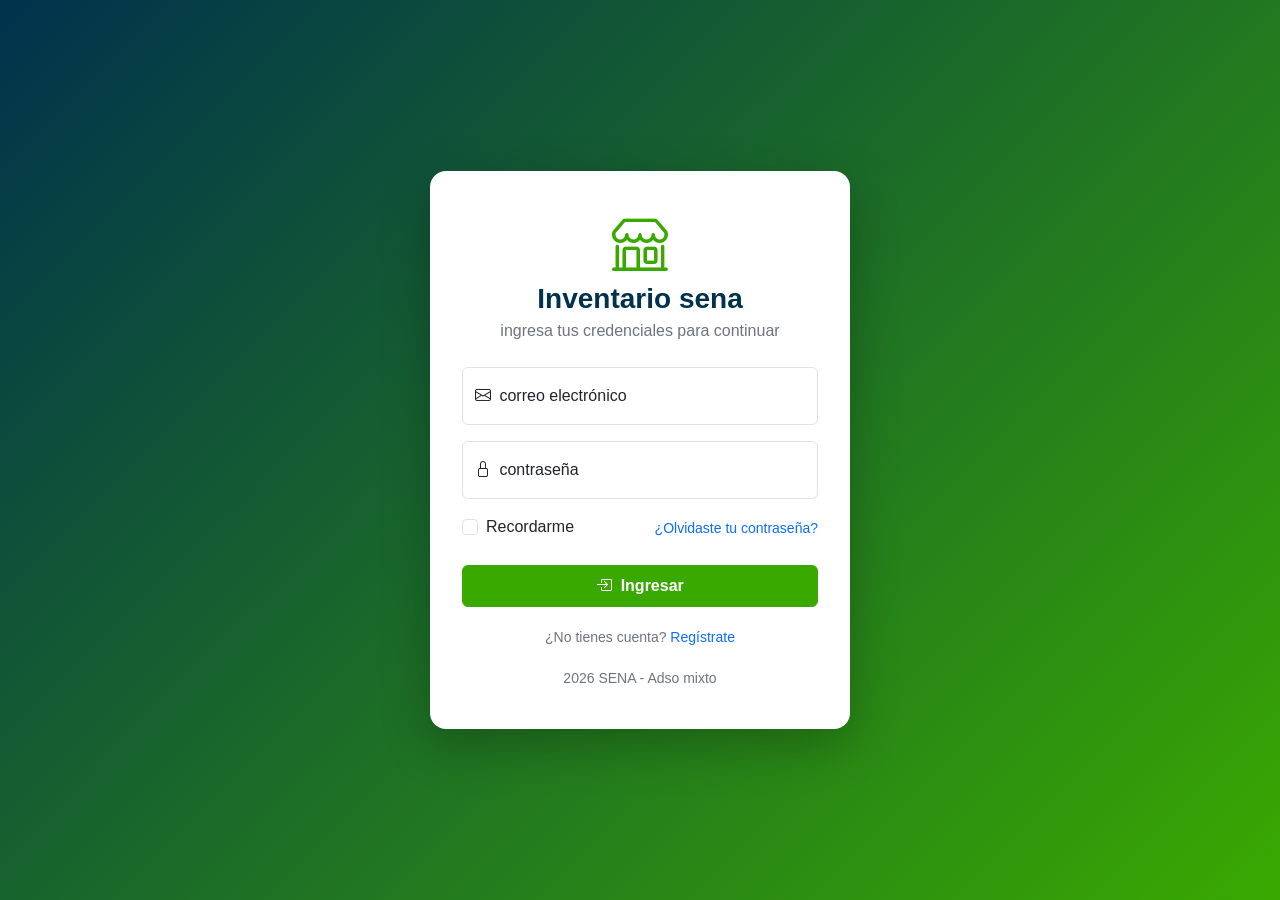
<file: programa_2/index.html>
<!DOCTYPE html>
<html lang="es">
<head>
    <meta charset="UTF-8">
    <meta name="viewport" content="width=device-width, initial-scale=1.0">
    <title>iniciar sesión inventario adso</title>
    <!--css de boostrap 5.3.3 desde url predeterminada-->
    <link href="https://cdn.jsdelivr.net/npm/bootstrap@5.3.3/dist/css/bootstrap.min.css" rel="stylesheet">
    <link href="css/estilos.css" rel="stylesheet">

        <!--Libreria de iconos bootstrap-->
    <link href="https://cdn.jsdelivr.net/npm/bootstrap-icons@1.11.3/font/bootstrap-icons.min.css" rel="stylesheet">
</head>

<body class="login-fondo">

    <main class="login-card">

        <header class="login-encabezado">
            <!-- icono de la tienda -->
            <i class="bi bi-shop display-4 text-sena"></i>

            <h1 class="h3 fw-bold">Inventario sena</h1>

            <p class="text-secondary mb-0">
                ingresa tus credenciales para continuar
            </p>
        </header>

        <form action="dashboard.html" method="get">

            <div class="form-floating mb-3">
                <input type="email" class="form-control" id="correo" name="correo"
                    placeholder="sena@correo.com" autocomplete="email" required>

                <label for="correo">
                    <i class="bi bi-envelope me-1"></i>
                    correo electrónico
                </label>
            </div>

            <div class="form-floating mb-3">

                <input type="password" class="form-control" id="clave" name="clave"
                    placeholder="minimo 6 caracteres"
                    minlength="6" autocomplete="current-password" required>

                <label for="clave">
                    <i class="bi bi-lock me-1"></i>
                    contraseña
                </label>

            </div>

            <div class="d-flex justify-content-between align-items-center mb-4">

                <div class="form-check">

                    <input class="form-check-input" type="checkbox" id="recordar">

                    <label class="form-check-label" for="recordar">
                        Recordarme
                    </label>

                </div>

                <a href="#" class="small text-decoration-none">
                    ¿Olvidaste tu contraseña?
                </a>

            </div>

            <button type="submit" class="btn btn-sena w-100 py-2 fw-semibold">
                <i class="bi bi-box-arrow-in-right me-1"></i>
                Ingresar
            </button>

        </form>

        <p class="login-pie">
            ¿No tienes cuenta?
            <a href="registro.html" class="text-decoration-none">Regístrate</a>
        </p>

        <footer class="login-pie">
            2026 SENA - Adso mixto
        </footer>

    </main>

</body>
</html>
</file>
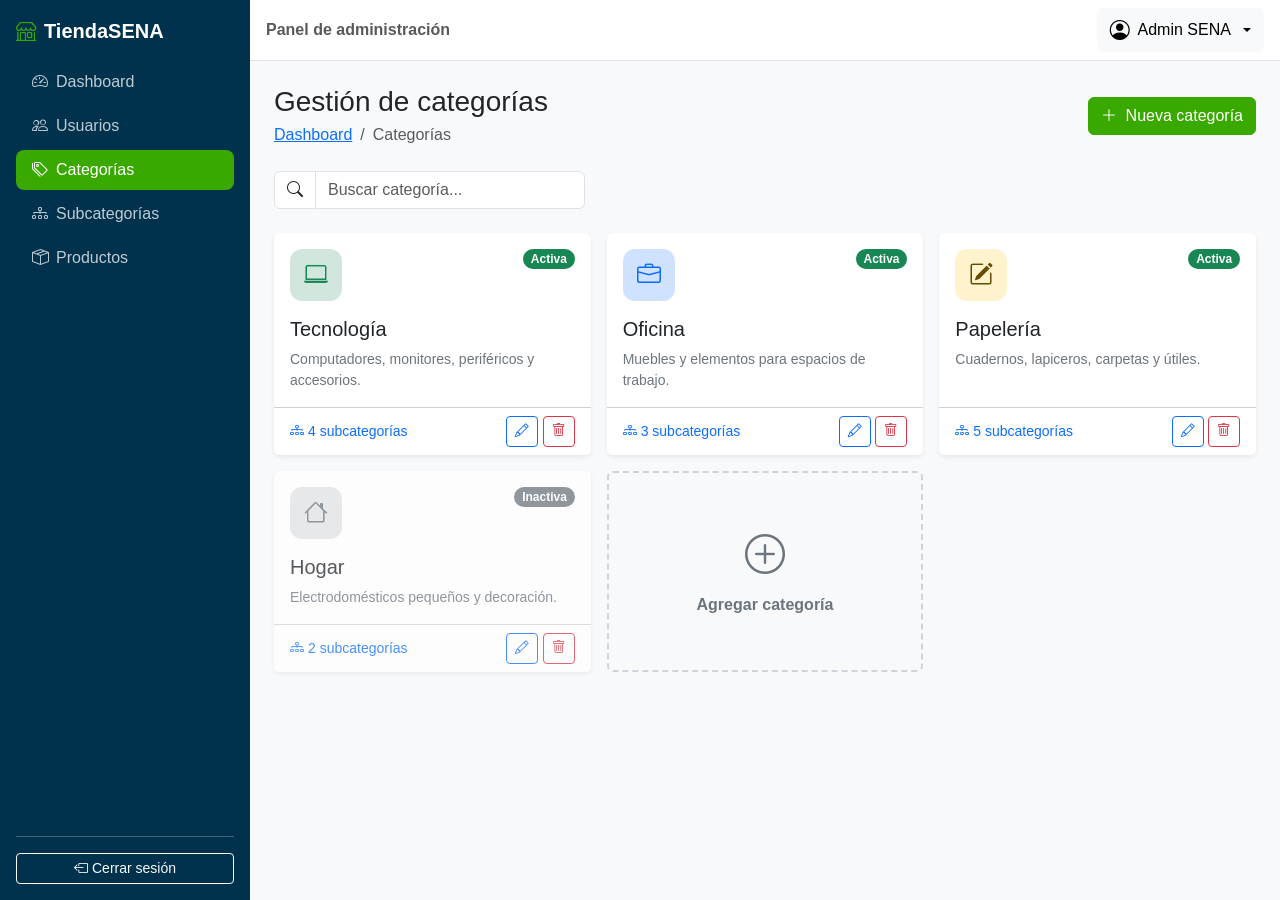
<file: programa_2/categorias.html>
<!DOCTYPE html> <!-- Documento HTML5. -->
<!-- Raíz en español. -->
<html lang="es">
<!-- Abre la cabecera. -->
<head>
    <!-- Codificación UTF-8. -->
    <meta charset="UTF-8">
    <!-- Diseño adaptable. -->
    <meta name="viewport" content="width=device-width, initial-scale=1.0">
    <!-- Título de la pestaña. Cambia en cada módulo. -->
    <title>Categorías | TiendaSENA</title>
    <!-- CSS de Bootstrap. -->
    <link href="https://cdn.jsdelivr.net/npm/bootstrap@5.3.3/dist/css/bootstrap.min.css" rel="stylesheet">
    <!-- Íconos. -->
    <link href="https://cdn.jsdelivr.net/npm/bootstrap-icons@1.11.3/font/bootstrap-icons.min.css" rel="stylesheet">
    <!-- Nuestros estilos (después de Bootstrap). -->
    <link href="css/estilos.css" rel="stylesheet">
<!-- Cierra la cabecera. -->
</head>
<!-- Fondo gris muy claro para que las tarjetas blancas resalten. -->
<body class="bg-body-tertiary">

    <!-- ===================== MENÚ LATERAL ===================== -->
    <!-- offcanvas-lg: en pantallas menores a lg es un panel oculto que se desliza; desde lg se muestra normal. offcanvas-start lo hace salir por la izquierda. sidebar es nuestra clase. El id lo usa el botón que lo abre. -->
    <aside class="offcanvas-lg offcanvas-start sidebar" tabindex="-1" id="menuLateral" aria-labelledby="tituloMenu">
        <!-- Encabezado del panel; Bootstrap solo lo muestra en celular. -->
        <div class="offcanvas-header border-bottom border-secondary">
            <!-- Nombre del sistema en el panel móvil. -->
            <h5 class="offcanvas-title" id="tituloMenu"><i class="bi bi-shop me-2"></i>TiendaSENA</h5>
            <!-- Botón “X” blanco que cierra el panel. data-bs-target indica cuál panel cerrar. -->
            <button type="button" class="btn-close btn-close-white" data-bs-dismiss="offcanvas" data-bs-target="#menuLateral" aria-label="Cerrar menú"></button>
        <!-- Cierra el encabezado móvil. -->
        </div>
        <!-- Cuerpo del menú: Flexbox en columna para apilar logo, enlaces y botón de salida. -->
        <div class="offcanvas-body d-flex flex-column p-3">
            <!-- Logo que solo se ve en computador (d-none d-lg-flex): en celular ya está en el encabezado del panel. Al hacer clic vuelve al dashboard. -->
            <a href="dashboard.html" class="d-none d-lg-flex align-items-center mb-3 text-white text-decoration-none fs-5 fw-bold">
                <!-- Ícono verde y nombre. -->
                <i class="bi bi-shop me-2 text-sena"></i> TiendaSENA
            <!-- Cierra el logo. -->
            </a>
            <!-- Lista de navegación en columna (flex-column). nav-pills da forma de “píldora” al enlace activo. mb-auto empuja lo que sigue hasta el fondo. -->
            <ul class="nav nav-pills flex-column mb-auto">
                <!-- Enlace al dashboard. active lo resalta en verde y aria-current="page" avisa a los lectores de pantalla que es la página actual. **En cada módulo, el active pasa a su propio enlace.** -->
                <li class="nav-item"><a href="dashboard.html" class="nav-link"><i class="bi bi-speedometer2 me-2"></i>Dashboard</a></li>
                <!-- Enlace al módulo de usuarios (clase 5). -->
                <li class="nav-item"><a href="usuarios.html" class="nav-link"><i class="bi bi-people me-2"></i>Usuarios</a></li>
                <!-- Enlace a categorías (clase 6). -->
                <li class="nav-item"><a href="categorias.html" class="nav-link active" aria-current="page"><i class="bi bi-tags me-2"></i>Categorías</a></li>
                <!-- Enlace a subcategorías (clase 7). -->
                <li class="nav-item"><a href="subcategorias.html" class="nav-link"><i class="bi bi-diagram-3 me-2"></i>Subcategorías</a></li>
                <!-- Enlace a productos (clase 8). -->
                <li class="nav-item"><a href="productos.html" class="nav-link"><i class="bi bi-box-seam me-2"></i>Productos</a></li>
            <!-- Cierra la lista de navegación. -->
            </ul>
            <!-- Línea divisoria. -->
            <hr>
            <!-- Botón que vuelve al login (index.html): así “se cierra la sesión” en el prototipo. -->
            <a href="index.html" class="btn btn-outline-light btn-sm"><i class="bi bi-box-arrow-left me-1"></i>Cerrar sesión</a>
        <!-- Cierra el cuerpo del menú. -->
        </div>
    <!-- Cierra el menú lateral. -->
    </aside>

    <!-- ===================== ZONA DERECHA ===================== -->
    <!-- Nuestra clase contenido aplica el margin-left en computador. -->
    <div class="contenido">

        <!-- Barra superior -->
        <!-- Barra blanca con borde inferior. sticky-top la deja pegada arriba al hacer scroll. -->
        <nav class="navbar bg-white border-bottom px-3 sticky-top">
            <!-- Botón para abrir el menú en celular. d-lg-none lo oculta en computador (allá el menú siempre se ve). data-bs-toggle="offcanvas" + data-bs-target="#menuLateral" abren el panel. -->
            <button class="btn btn-outline-secondary d-lg-none" type="button" data-bs-toggle="offcanvas" data-bs-target="#menuLateral" aria-controls="menuLateral" aria-label="Abrir menú">
                <!-- Ícono de “hamburguesa”. -->
                <i class="bi bi-list"></i>
            <!-- Cierra el botón. -->
            </button>
            <!-- Texto de la barra; se oculta en celulares muy pequeños (d-none d-sm-inline). -->
            <span class="navbar-text fw-semibold d-none d-sm-inline">Panel de administración</span>
            <!-- Menú desplegable del usuario; ms-auto lo empuja a la derecha. -->
            <div class="dropdown ms-auto">
                <!-- Botón que abre el desplegable. dropdown-toggle dibuja la flechita; data-bs-toggle="dropdown" lo hace funcionar. -->
                <button class="btn btn-light dropdown-toggle d-flex align-items-center gap-2" type="button" data-bs-toggle="dropdown" aria-expanded="false">
                    <!-- Ícono de usuario. -->
                    <i class="bi bi-person-circle fs-5"></i>
                    <!-- Nombre del usuario, visible desde tablet. -->
                    <span class="d-none d-md-inline">Admin SENA</span>
                <!-- Cierra el botón. -->
                </button>
                <!-- Lista de opciones. dropdown-menu-end la alinea a la derecha para que no se salga de la pantalla. -->
                <ul class="dropdown-menu dropdown-menu-end shadow">
                    <!-- Encabezado no clicable dentro del menú. -->
                    <li><h6 class="dropdown-header">admin@sena.edu.co</h6></li>
                    <!-- Opción del menú (pantalla aún no construida). -->
                    <li><a class="dropdown-item" href="#"><i class="bi bi-person me-2"></i>Mi perfil</a></li>
                    <!-- Línea separadora. -->
                    <li><hr class="dropdown-divider"></li>
                    <!-- Otra forma de salir, en rojo (text-danger). -->
                    <li><a class="dropdown-item text-danger" href="index.html"><i class="bi bi-box-arrow-left me-2"></i>Cerrar sesión</a></li>
                <!-- Cierra la lista. -->
                </ul>
            <!-- Cierra el desplegable. -->
            </div>
        <!-- Cierra la barra superior. -->
        </nav>

        <!-- Contenido de la página -->
        <!-- Relleno 3 en celular y 4 desde tablet. -->
        <main class="p-3 p-md-4">
<!-- INICIO CONTENIDO -->
            <!-- Encabezado del módulo -->
            <!-- Flexbox con salto de línea en celular. -->
            <div class="d-flex flex-wrap justify-content-between align-items-center gap-2 mb-4">
                <!-- Bloque del título. -->
                <div>
                    <!-- Título. -->
                    <h1 class="h3 mb-1">Gestión de categorías</h1>
                    <!-- Migas de pan. -->
                    <nav aria-label="breadcrumb">
                        <!-- Lista de migas. -->
                        <ol class="breadcrumb mb-0 small">
                            <!-- Enlace al dashboard. -->
                            <li class="breadcrumb-item"><a href="dashboard.html">Dashboard</a></li>
                            <!-- Página actual. -->
                            <li class="breadcrumb-item active" aria-current="page">Categorías</li>
                        <!-- Cierra la lista. -->
                        </ol>
                    <!-- Cierra las migas. -->
                    </nav>
                <!-- Cierra el bloque. -->
                </div>
                <!-- Abre el modal #modalCategoria. -->
                <button type="button" class="btn btn-sena" data-bs-toggle="modal" data-bs-target="#modalCategoria">
                    <!-- Ícono “+” y texto. -->
                    <i class="bi bi-plus-lg me-1"></i> Nueva categoría
                <!-- Cierra el botón. -->
                </button>
            <!-- Cierra el encabezado. -->
            </div>

            <!-- Buscador -->
            <!-- Fila de la rejilla. -->
            <div class="row mb-4">
                <!-- El buscador no ocupa todo el ancho en pantallas grandes. -->
                <div class="col-md-6 col-lg-4">
                    <!-- Grupo de entrada. -->
                    <div class="input-group">
                        <!-- Lupa con fondo blanco. -->
                        <span class="input-group-text bg-white"><i class="bi bi-search"></i></span>
                        <!-- Campo de búsqueda. -->
                        <input type="search" class="form-control" placeholder="Buscar categoría..." aria-label="Buscar categoría">
                    <!-- Cierra el grupo. -->
                    </div>
                <!-- Cierra la columna. -->
                </div>
            <!-- Cierra la fila. -->
            </div>

            <!-- Rejilla de tarjetas -->
            <!-- 1 tarjeta por fila en celular, 2 en tablet y 3 en pantallas grandes. g-3 = espacio entre ellas. -->
            <div class="row row-cols-1 row-cols-md-2 row-cols-xl-3 g-3">
                <!-- Categoría 1. -->
                <div class="col">
                    <!-- Tarjeta; h-100 iguala las alturas de la fila. -->
                    <div class="card border-0 shadow-sm h-100">
                        <!-- Cuerpo. -->
                        <div class="card-body">
                            <!-- Fila superior: ícono a la izquierda, estado a la derecha. -->
                            <div class="d-flex justify-content-between align-items-start mb-3">
                                <!-- Reutilizamos icono-kpi del dashboard. -->
                                <div class="icono-kpi bg-success-subtle text-success"><i class="bi bi-laptop"></i></div>
                                <!-- Estado. -->
                                <span class="badge rounded-pill text-bg-success">Activa</span>
                            <!-- Cierra la fila superior. -->
                            </div>
                            <!-- Nombre de la categoría. -->
                            <h2 class="h5 card-title">Tecnología</h2>
                            <!-- Descripción. -->
                            <p class="card-text text-secondary small mb-0">Computadores, monitores, periféricos y accesorios.</p>
                        <!-- Cierra el cuerpo. -->
                        </div>
                        <!-- Pie: enlace a la izquierda y acciones a la derecha. -->
                        <div class="card-footer bg-white d-flex justify-content-between align-items-center">
                            <!-- Enlace entre módulos: lleva a las subcategorías de esta categoría. -->
                            <a href="subcategorias.html" class="small text-decoration-none"><i class="bi bi-diagram-3 me-1"></i>4 subcategorías</a>
                            <!-- Acciones sin salto de línea. -->
                            <div class="text-nowrap">
                                <!-- Editar: abre el mismo modal del formulario. -->
                                <button type="button" class="btn btn-sm btn-outline-primary" data-bs-toggle="modal" data-bs-target="#modalCategoria" title="Editar"><i class="bi bi-pencil"></i></button>
                                <!-- Eliminar: abre la confirmación. -->
                                <button type="button" class="btn btn-sm btn-outline-danger" data-bs-toggle="modal" data-bs-target="#modalEliminar" title="Eliminar"><i class="bi bi-trash"></i></button>
                            <!-- Cierra las acciones. -->
                            </div>
                        <!-- Cierra el pie. -->
                        </div>
                    <!-- Cierra la tarjeta. -->
                    </div>
                <!-- Cierra la categoría 1. -->
                </div>
                <!-- Categoría 2 (misma estructura). -->
                <div class="col">
                    <!-- Tarjeta. -->
                    <div class="card border-0 shadow-sm h-100">
                        <!-- Cuerpo. -->
                        <div class="card-body">
                            <!-- Fila superior. -->
                            <div class="d-flex justify-content-between align-items-start mb-3">
                                <!-- Ícono de maletín. -->
                                <div class="icono-kpi bg-primary-subtle text-primary"><i class="bi bi-briefcase"></i></div>
                                <!-- Estado. -->
                                <span class="badge rounded-pill text-bg-success">Activa</span>
                            <!-- Cierra la fila. -->
                            </div>
                            <!-- Nombre. -->
                            <h2 class="h5 card-title">Oficina</h2>
                            <!-- Descripción. -->
                            <p class="card-text text-secondary small mb-0">Muebles y elementos para espacios de trabajo.</p>
                        <!-- Cierra el cuerpo. -->
                        </div>
                        <!-- Pie. -->
                        <div class="card-footer bg-white d-flex justify-content-between align-items-center">
                            <!-- Enlace a subcategorías. -->
                            <a href="subcategorias.html" class="small text-decoration-none"><i class="bi bi-diagram-3 me-1"></i>3 subcategorías</a>
                            <!-- Acciones. -->
                            <div class="text-nowrap">
                                <!-- Editar. -->
                                <button type="button" class="btn btn-sm btn-outline-primary" data-bs-toggle="modal" data-bs-target="#modalCategoria" title="Editar"><i class="bi bi-pencil"></i></button>
                                <!-- Eliminar. -->
                                <button type="button" class="btn btn-sm btn-outline-danger" data-bs-toggle="modal" data-bs-target="#modalEliminar" title="Eliminar"><i class="bi bi-trash"></i></button>
                            <!-- Cierra las acciones. -->
                            </div>
                        <!-- Cierra el pie. -->
                        </div>
                    <!-- Cierra la tarjeta. -->
                    </div>
                <!-- Cierra la categoría 2. -->
                </div>
                <!-- Categoría 3. -->
                <div class="col">
                    <!-- Tarjeta. -->
                    <div class="card border-0 shadow-sm h-100">
                        <!-- Cuerpo. -->
                        <div class="card-body">
                            <!-- Fila superior. -->
                            <div class="d-flex justify-content-between align-items-start mb-3">
                                <!-- Ícono de papelería. -->
                                <div class="icono-kpi bg-warning-subtle text-warning-emphasis"><i class="bi bi-pencil-square"></i></div>
                                <!-- Estado. -->
                                <span class="badge rounded-pill text-bg-success">Activa</span>
                            <!-- Cierra la fila. -->
                            </div>
                            <!-- Nombre. -->
                            <h2 class="h5 card-title">Papelería</h2>
                            <!-- Descripción. -->
                            <p class="card-text text-secondary small mb-0">Cuadernos, lapiceros, carpetas y útiles.</p>
                        <!-- Cierra el cuerpo. -->
                        </div>
                        <!-- Pie. -->
                        <div class="card-footer bg-white d-flex justify-content-between align-items-center">
                            <!-- Enlace a subcategorías. -->
                            <a href="subcategorias.html" class="small text-decoration-none"><i class="bi bi-diagram-3 me-1"></i>5 subcategorías</a>
                            <!-- Acciones. -->
                            <div class="text-nowrap">
                                <!-- Editar. -->
                                <button type="button" class="btn btn-sm btn-outline-primary" data-bs-toggle="modal" data-bs-target="#modalCategoria" title="Editar"><i class="bi bi-pencil"></i></button>
                                <!-- Eliminar. -->
                                <button type="button" class="btn btn-sm btn-outline-danger" data-bs-toggle="modal" data-bs-target="#modalEliminar" title="Eliminar"><i class="bi bi-trash"></i></button>
                            <!-- Cierra las acciones. -->
                            </div>
                        <!-- Cierra el pie. -->
                        </div>
                    <!-- Cierra la tarjeta. -->
                    </div>
                <!-- Cierra la categoría 3. -->
                </div>
                <!-- Categoría 4 (inactiva). -->
                <div class="col">
                    <!-- opacity-75 la ve un poco transparente: comunica que está inactiva. -->
                    <div class="card border-0 shadow-sm h-100 opacity-75">
                        <!-- Cuerpo. -->
                        <div class="card-body">
                            <!-- Fila superior. -->
                            <div class="d-flex justify-content-between align-items-start mb-3">
                                <!-- Ícono gris. -->
                                <div class="icono-kpi bg-secondary-subtle text-secondary"><i class="bi bi-house"></i></div>
                                <!-- Estado inactivo en gris. -->
                                <span class="badge rounded-pill text-bg-secondary">Inactiva</span>
                            <!-- Cierra la fila. -->
                            </div>
                            <!-- Nombre. -->
                            <h2 class="h5 card-title">Hogar</h2>
                            <!-- Descripción. -->
                            <p class="card-text text-secondary small mb-0">Electrodomésticos pequeños y decoración.</p>
                        <!-- Cierra el cuerpo. -->
                        </div>
                        <!-- Pie. -->
                        <div class="card-footer bg-white d-flex justify-content-between align-items-center">
                            <!-- Enlace. -->
                            <a href="subcategorias.html" class="small text-decoration-none"><i class="bi bi-diagram-3 me-1"></i>2 subcategorías</a>
                            <!-- Acciones. -->
                            <div class="text-nowrap">
                                <!-- Editar. -->
                                <button type="button" class="btn btn-sm btn-outline-primary" data-bs-toggle="modal" data-bs-target="#modalCategoria" title="Editar"><i class="bi bi-pencil"></i></button>
                                <!-- Eliminar. -->
                                <button type="button" class="btn btn-sm btn-outline-danger" data-bs-toggle="modal" data-bs-target="#modalEliminar" title="Eliminar"><i class="bi bi-trash"></i></button>
                            <!-- Cierra las acciones. -->
                            </div>
                        <!-- Cierra el pie. -->
                        </div>
                    <!-- Cierra la tarjeta. -->
                    </div>
                <!-- Cierra la categoría 4. -->
                </div>
                <!-- Última celda: la tarjeta para agregar. -->
                <div class="col">
                    <!-- Un <button> con aspecto de tarjeta (card + nuestra tarjeta-agregar). Flexbox en columna centra el contenido. También abre el modal. -->
                    <button type="button" class="card tarjeta-agregar w-100 h-100 d-flex flex-column align-items-center justify-content-center" data-bs-toggle="modal" data-bs-target="#modalCategoria">
                        <!-- Ícono “+” grande. -->
                        <i class="bi bi-plus-circle fs-1"></i>
                        <!-- Texto. -->
                        <span class="fw-semibold mt-2">Agregar categoría</span>
                    <!-- Cierra el botón-tarjeta. -->
                    </button>
                <!-- Cierra la celda. -->
                </div>
            <!-- Cierra la rejilla. -->
            </div>

            <!-- Modal: crear / editar categoría -->
            <!-- Modal oculto. -->
            <div class="modal fade" id="modalCategoria" tabindex="-1" aria-labelledby="tituloModalCategoria" aria-hidden="true">
                <!-- Tamaño normal, centrado. -->
                <div class="modal-dialog modal-dialog-centered">
                    <!-- Contenido. -->
                    <div class="modal-content">
                        <!-- Encabezado. -->
                        <div class="modal-header">
                            <!-- Título. -->
                            <h2 class="modal-title fs-5" id="tituloModalCategoria"><i class="bi bi-tag me-2"></i>Datos de la categoría</h2>
                            <!-- Cerrar. -->
                            <button type="button" class="btn-close" data-bs-dismiss="modal" aria-label="Cerrar"></button>
                        <!-- Cierra el encabezado. -->
                        </div>
                        <!-- Cuerpo. -->
                        <div class="modal-body">
                            <!-- Formulario de una sola columna. -->
                            <form>
                                <!-- Grupo con margen inferior. -->
                                <div class="mb-3">
                                    <!-- Etiqueta. -->
                                    <label for="catNombre" class="form-label">Nombre</label>
                                    <!-- maxlength="50" impide escribir más de 50 caracteres. -->
                                    <input type="text" class="form-control" id="catNombre" placeholder="Ej: Tecnología" maxlength="50" required>
                                <!-- Cierra el grupo. -->
                                </div>
                                <!-- Grupo. -->
                                <div class="mb-3">
                                    <!-- Etiqueta. -->
                                    <label for="catDescripcion" class="form-label">Descripción</label>
                                    <!-- Área de texto de 3 líneas con estilo form-control. -->
                                    <textarea class="form-control" id="catDescripcion" rows="3" placeholder="¿Qué productos incluye?"></textarea>
                                <!-- Cierra el grupo. -->
                                </div>
                                <!-- Grupo de selección de color. -->
                                <div class="mb-3">
                                    <!-- Etiqueta general (d-block la pone en su propia línea). -->
                                    <span class="form-label d-block">Color de la tarjeta</span>
                                    <!-- btn-check oculta el botón de opción (radio)… Todos comparten name="catColor", así solo uno puede estar marcado. -->
                                    <input type="radio" class="btn-check" name="catColor" id="colorVerde" checked>
                                    <!-- …y su label se ve como botón. Al marcarlo, el botón se rellena. -->
                                    <label class="btn btn-outline-success btn-sm" for="colorVerde">Verde</label>
                                    <!-- Segunda opción. -->
                                    <input type="radio" class="btn-check" name="catColor" id="colorAzul">
                                    <!-- Botón azul. -->
                                    <label class="btn btn-outline-primary btn-sm" for="colorAzul">Azul</label>
                                    <!-- Tercera opción. -->
                                    <input type="radio" class="btn-check" name="catColor" id="colorAmarillo">
                                    <!-- Botón amarillo. -->
                                    <label class="btn btn-outline-warning btn-sm" for="colorAmarillo">Amarillo</label>
                                <!-- Cierra el grupo. -->
                                </div>
                                <!-- Interruptor de estado. -->
                                <div class="form-check form-switch">
                                    <!-- Encendido por defecto. -->
                                    <input class="form-check-input" type="checkbox" role="switch" id="catActiva" checked>
                                    <!-- Etiqueta. -->
                                    <label class="form-check-label" for="catActiva">Categoría activa</label>
                                <!-- Cierra el interruptor. -->
                                </div>
                            <!-- Cierra el formulario. -->
                            </form>
                        <!-- Cierra el cuerpo. -->
                        </div>
                        <!-- Pie. -->
                        <div class="modal-footer">
                            <!-- Cancelar. -->
                            <button type="button" class="btn btn-secondary" data-bs-dismiss="modal">Cancelar</button>
                            <!-- Guardar (en el prototipo solo cierra). -->
                            <button type="button" class="btn btn-sena" data-bs-dismiss="modal"><i class="bi bi-save me-1"></i>Guardar</button>
                        <!-- Cierra el pie. -->
                        </div>
                    <!-- Cierra el contenido. -->
                    </div>
                <!-- Cierra el diálogo. -->
                </div>
            <!-- Cierra el modal. -->
            </div>

            <!-- Modal: confirmar eliminación -->
            <!-- Modal de confirmación. -->
            <div class="modal fade" id="modalEliminar" tabindex="-1" aria-labelledby="tituloModalEliminar" aria-hidden="true">
                <!-- Pequeño y centrado. -->
                <div class="modal-dialog modal-dialog-centered modal-sm">
                    <!-- Contenido. -->
                    <div class="modal-content">
                        <!-- Cuerpo centrado. -->
                        <div class="modal-body text-center p-4">
                            <!-- Ícono de advertencia. -->
                            <i class="bi bi-exclamation-triangle text-danger display-5"></i>
                            <!-- Pregunta. -->
                            <h2 class="h5 mt-3" id="tituloModalEliminar">¿Eliminar esta categoría?</h2>
                            <!-- Avisa la consecuencia en cadena (relación categoría → subcategoría). -->
                            <p class="text-secondary small mb-0">También se eliminarán sus subcategorías.</p>
                        <!-- Cierra el cuerpo. -->
                        </div>
                        <!-- Pie centrado. -->
                        <div class="modal-footer justify-content-center border-0 pt-0">
                            <!-- Cancelar. -->
                            <button type="button" class="btn btn-light" data-bs-dismiss="modal">Cancelar</button>
                            <!-- Confirmar. -->
                            <button type="button" class="btn btn-danger" data-bs-dismiss="modal">Sí, eliminar</button>
                        <!-- Cierra el pie. -->
                        </div>
                    <!-- Cierra el contenido. -->
                    </div>
                <!-- Cierra el diálogo. -->
                </div>
            <!-- Cierra el modal. -->
            </div>
<!-- FIN CONTENIDO -->
        <!-- Cierra el contenido. -->
        </main>
    <!-- Cierra la zona derecha. -->
    </div>

    <!-- JavaScript de Bootstrap: necesario para el menú deslizable, el desplegable del usuario y los modales. -->
    <script src="https://cdn.jsdelivr.net/npm/bootstrap@5.3.3/dist/js/bootstrap.bundle.min.js"></script>
<!-- Cierra el cuerpo. -->
</body>
<!-- Cierra el documento. -->
</html>
</file>
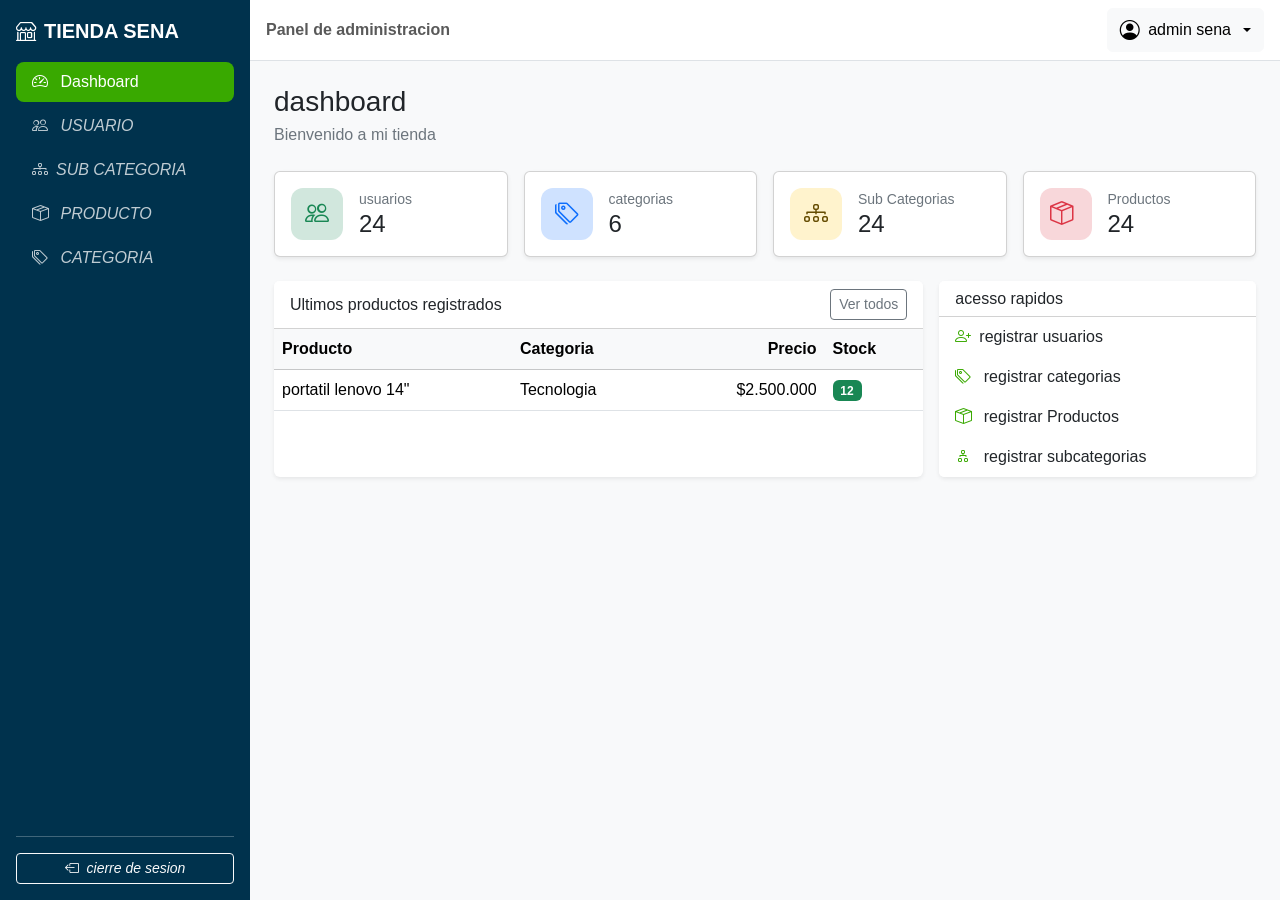
<file: programa_2/dashboard.html>
<!DOCTYPE html>
<html lang="es">
<head>
    <meta charset="UTF-8">
    <meta name="viewport" content="width=device-width, initial-scale=1.0">
    <title>iniciar sesión inventario adso</title>
    <!--css de boostrap 5.3.3 desde url predeterminada-->
    <link href="https://cdn.jsdelivr.net/npm/bootstrap@5.3.3/dist/css/bootstrap.min.css" rel="stylesheet">
    <link href="css/estilos.css" rel="stylesheet">

    <link href="https://cdn.jsdelivr.net/npm/bootstrap-icons@1.11.3/font/bootstrap-icons.min.css" rel="stylesheet">
</head>
<body class="bg-body-tertiary">
    <!--menu lateral-->
    <!--offcanvas en pantallas menores al lg es un panel oculto que se deslizas -->
    <!--desde el lg se muestra normal. offcanvas-start lo hace salir por la izquieda .siderbar es muesttra la clase el id usa el boton que lo sabe-->
    <aside class="offcanvas-lg offcanvas-start sidebar"
    tabindex="-1"id="menulateral"aria-labelledby="titulomenu">
    <div class="offcanvas-header border-bottom border-secondary">
        <h5 class="offcanvas-title" id="titulomenu">
            <i class="bi bi-shop me-2"></i>tienda sena
        </h5>
        <button type="button" class="btn-close btn-close-white"
        data-bs-dismiss="offcanvas"
        data-bs-target="#menulateral"
        aria-label="cerrar menu"></button> 
    </div>
    <div class="offcanvas-body flex-column p-3">
        <a href="dashboard.html" class="d-none d-lg-flex align-items-center mb-3 text-white text-decoration-none fs-5 fw-bold">
            <i class="bi bi-shop me-2 texto-sena"></i> TIENDA SENA
        </a>
        <!---LISTA DE NAVEGACION EN COLUMNA-->
        <ul class="nav nav-pills flex-column mb-auto">
            <!--enlase al dashboard active resalta el verde y ara-cuurrent="page" abisa alos lectores de pantalla que es la pagina actual
            en cada modul es active pasa  su propio enlase-->
            <li class="nav-item">
                <a href="dashboard.html" class="nav-link active" aria-current="page">
                    <i class="bi bi-speedometer2 me-2"></i> Dashboard
                </a>
            </li>
            <li class="nav-item"><a href="usuarios.html" class="nav-link">
                <i class="bi bi-people me-2"></i> <i>USUARIO</i></a>
            </li>
             <li class="nav-item"><a href="subcategorias.html" class="nav-link">
                <i class="bi bi-diagram-3 me-2"></i><i>SUB CATEGORIA</i></a>
            </li>
             <li class="nav-item"><a href="productos.html" class="nav-link">
                <i class="bi bi-box-seam me-2"></i> <i>PRODUCTO</i></a>
            </li>
              <li class="nav-item"><a href="categorias.html" class="nav-link">
                <i class="bi bi-tags me-2"></i> <i>CATEGORIA</i></a>
            </li>

        </ul>
        <hr>
        <!--EL BOTON QUE BUELVE LA LOGIN ASI SE CIERRRA LA SECION-->
        <a href="index.html" class="btn btn-outline-light btn-sm">
            <i class="bi bi-box-arrow-left me-1"></i>
            <i>cierre de sesion</i>
        </a>

        
    </div>
    </aside>
    <!--ZONA DERECHA DEL DASHBOARD-->
    <div class="contenido">
        <!--barra superior-->
        <!--barra blanca con borde innterior,deja pegada arriba al hacer scroll-->

        <nav class="navbar bg-white border-bottom px-3 sticky-top">
            <button class="btn btn-outline-secondary d-lg-none" type="button"
            data-bs-toggle="offcanvas"
            data-bs-target="#menulateral"
            aria-controls="menulateral"
            aria-label="abrir menu">
            <!--icono del menu hamburguesa-->
             <i class=" bi bi-list"></i>
            </button>
             <!--texto de barra se oculta en celulares muy pequeños-->
             <span class="navbar-text fw-semibold d-none d-sm-inline">Panel de administracion</span>
             <!--menu desplegabke del usuario lo enpuja ala derecha-->
             <div class="dropdown ms-auto">
                <!--boton de abre el deplegable-->
                <button class="btn btn-light dropdown-toggle d-flex
                align-items-center gap-2" type="button"
                data-bs-toggle="dropdown" aria-expanded="false">
                <!--icono de  ussuario-->
                <i class="bi bi-person-circle fs-5"></i>
                <!--nombre de ususario visible en tabled-->
                <span class="d-none d-md-inline">admin sena</span>
                </button>
                <!--lista de opciones aline a ka derecha para q no  se salga de la pantalla -->
                <ul class="dropdown-menu dropdown-menu-end shadow">
                    <!--encabezado clicable dentro del menu-->
                    <li><h6 class="dropdown-header">admin@sena.edu.co</h6></li>
                    <li><a class="dropdown-item" href="#"><i class="bi bi-person me-2">mi perfil</i></a></li>
                    <li><a class="dropdown-item text-danger" href="index.html"><i class="bi bi-box-arrow-left me-2"></i>cerrar sesion</a></li>
                </ul>

             </div>
            
        </nav>
        <!--contenido de la pagina-->
        <main class="p-3 p-md-4">
            <!--inicio del contenido-->
            <!--bloque del titulo con margen inferior-->
            <div class="mb-4">
                <!--titulo de la pagina-->
                <h1 class="h3 mb-1">dashboard</h1>
                <!--titulo en gris-->
                <p class="text-secondary mb-0">Bienvenido a mi tienda</p>
            </div>
            <!--targetas diferente indicador-->
            <div class="row row-cols-1 row-cols-sm-2 row-cols-xl-4 g-3 mb-4">
                <div class="col">
                    <!--targeta con nuestra clave  franja verde y animacion-->
                    <div class=" card tarjetas-kpi shadow-sm h-100">
                        <div class=" card-body d-flex align-items-center gap-3">
                            <!--cuadro de l iconi fondo verde  suave -->
                            <div class="icono-kpi bg-success-subtle text-success"><i class="bi bi-people"></i></div>
                            <div>
                              <p class="text-secondary small mb-0">usuarios</p>
                              <h2 class="h4 mb-0">24</h2>
                            </div>
                            <!--link estira este enlace sobre toda la n targeta  un clic en cualquier parate del modulo-->
                            <a href="usuarios.html"
                            class="stretched-link" aria-label="ir a usuarios"></a>

                        </div>
                    </div>
                </div>
                <!--columna 2-->
                <div class="col">
                    <!--targeta con nuestra clave  franja verde y animacion-->
                    <div class=" card tarjetas-kpi shadow-sm h-100">
                        <div class=" card-body d-flex align-items-center gap-3">
                            <!--cuadro de l iconi fondo verde  suave -->
                            <div class="icono-kpi bg-primary-subtle text-primary"><i class="bi bi-tags"></i></div>
                            <div>
                              <p class="text-secondary small mb-0">categorias</p>
                              <h2 class="h4 mb-0">6</h2>
                            </div>
                            <!--link estira este enlace sobre toda la n targeta  un clic en cualquier parate del modulo-->
                            <a href="categorias.html"
                            class="stretched-link" aria-label="ir categorias"></a>

                        </div>
                    </div>
                </div>
                <!--columa 3-->
                <div class="col">
                    <!--targeta con nuestra clave  franja verde y animacion-->
                    <div class=" card tarjetas-kpi shadow-sm h-100">
                        <div class=" card-body d-flex align-items-center gap-3">
                            <!--cuadro de l iconi fondo verde  suave -->
                            <div class="icono-kpi bg-warning-subtle text-warning-emphasis"><i class="bi bi-diagram-3"></i></div>
                            <div>
                              <p class="text-secondary small mb-0">Sub Categorias</p>
                              <h2 class="h4 mb-0">24</h2>
                            </div>
                            <!--link estira este enlace sobre toda la n targeta  un clic en cualquier parate del modulo-->
                            <a href="subcategorias.html"
                            class="stretched-link" aria-label="ir a "></a>

                        </div>
                    </div>
                </div>
                <!--columna 4-->
                <div class="col">
                    <!--targeta con nuestra clave  franja verde y animacion-->
                    <div class=" card tarjetas-kpi shadow-sm h-100">
                        <div class=" card-body d-flex align-items-center gap-3">
                            <!--cuadro de l iconi fondo verde  suave -->
                            <div class="icono-kpi bg-danger-subtle text-danger"><i class="bi bi-box-seam me-2"></i></div>
                            <div>
                              <p class="text-secondary small mb-0">Productos</p>
                              <h2 class="h4 mb-0">24</h2>
                            </div>
                            <!--link estira este enlace sobre toda la n targeta  un clic en cualquier parate del modulo-->
                            <a href="productos.html"
                            class="stretched-link" aria-label="ir a productos "></a>

                        </div>
                    </div>
                </div>
            </div>
            <div class="row g-3">
                <div class="col-lg-8">
                <div class="card border-0 shadow-sm h-100">
                <!--encabezado de la tarjeta con titulo y enlace a los lados-->
                <div class="card-header bg-white d-flex justify-content-between align-items-center">
                    <!--Titulo pequeño-->
                    <h2 class="h6 mb-0">Ultimos productos registrados</h2>
                    <!--boton que lleva al modulo productos-->
                    <a href="productos.html" class="btn btn-sm btn-outline-secondary">Ver todos</a>

                </div>
                <!--permite desplazar la tabla en el celular-->
                <div class="table-responsive">
                    <table class="table table-hover align-middle mb-0">
                        <thead class="table-light">
                            <tr><th>Producto</th><th>Categoria</th><th class="text-end">Precio</th><th>Stock</th></tr>
                        </thead>
                        <!--cuerpo de la tabla-->
                        <tbody>
                            <tr><td>portatil lenovo 14"</td><td>Tecnologia</td>
                            <td class="text-end">$2.500.000</td><td><span class="badge text-bg-success">12</span></td></tr>
                        </tbody>
                    </table>
                </div>

                </div>
                </div>
            <div class="col-lg-4">
                <!--targeta-->
                <div class=" card border-0 shadow-sm h-100">
                    <div class=" card-header bg-white"><h2 class="h6
                    mb-0">acesso rapidos</h2></div>
                    <div class="list-group list-group-flush">
                        <a href="usuarios.html"
                        class="list-group-item list-group-item-action"><i class="bi bi-person-plus me-2 text-sena"></i>registrar usuarios</a>
                    </div>
                    <div class="list-group list-group-flush">
                        <a href="categorias.html"
                        class="list-group-item list-group-item-action"><i class="bi bi-tags me-2 text-sena"></i> registrar categorias</a>
                    </div>
                    <div class="list-group list-group-flush">
                        <a href="productos.html"
                        class="list-group-item list-group-item-action"><i class="bi bi-box-seam me-2 text-sena"></i> registrar Productos</a>
                    </div>
                    <div class="list-group list-group-flush">
                        <a href="subcategorias.html"
                        class="list-group-item list-group-item-action"><i class="bi bi-diagram-2 me-2 text-sena"></i> registrar subcategorias</a>
                    </div>

                </div>
            </div>
            </div>

        </main>
    </div>
    <!--javascript con boostrap necesario para el menu deplegable-->
    <script src="https://cdn.jsdelivr.net/npm/bootstrap@5.3.3/dist/js/bootstrap.bundle.min.js"></script>
</body>
</file>
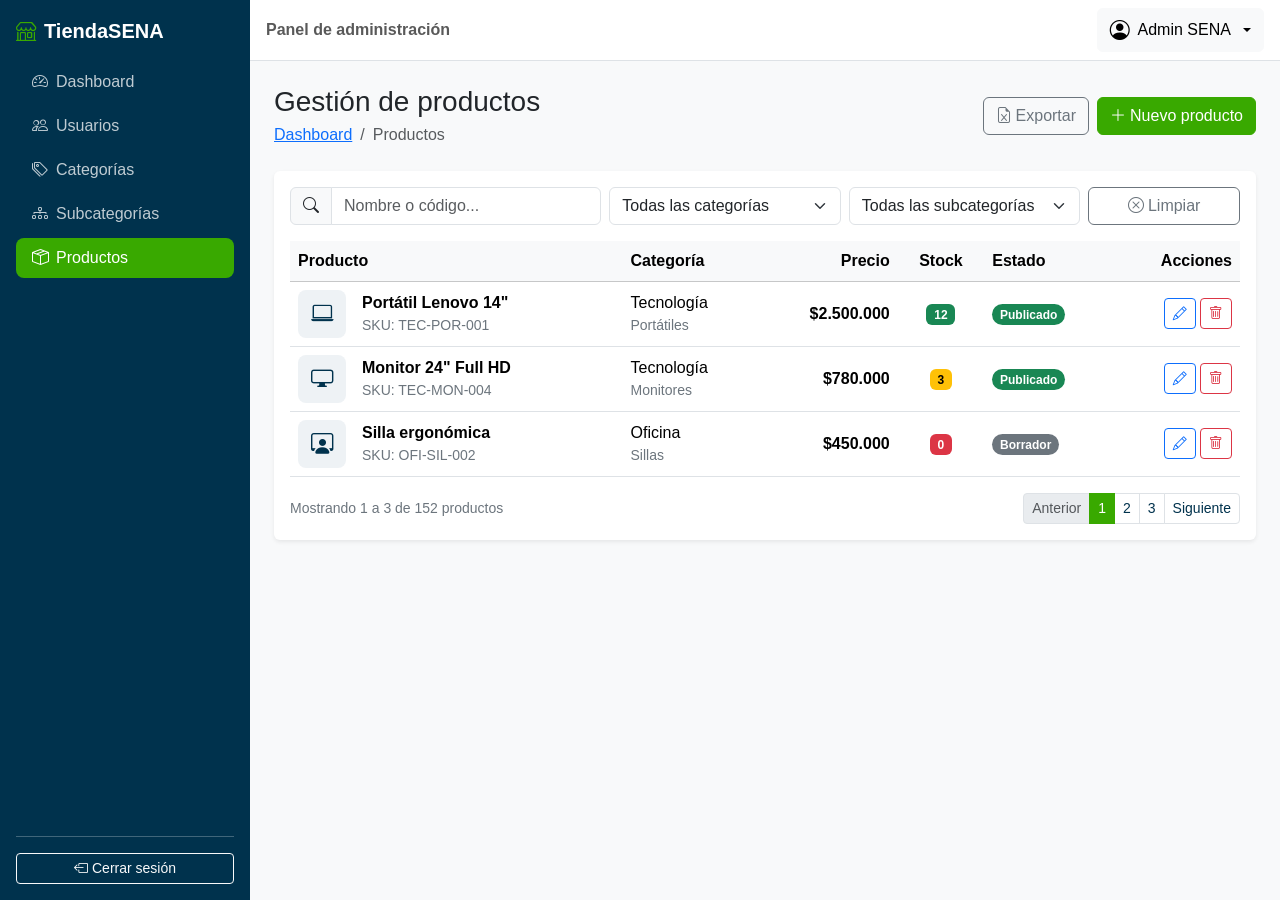
<file: programa_2/productos.html>
<!DOCTYPE html> <!-- Documento HTML5. -->
<!-- Raíz en español. -->
<html lang="es">
<!-- Abre la cabecera. -->
<head>
    <!-- Codificación UTF-8. -->
    <meta charset="UTF-8">
    <!-- Diseño adaptable. -->
    <meta name="viewport" content="width=device-width, initial-scale=1.0">
    <!-- Título de la pestaña. Cambia en cada módulo. -->
    <title>Productos | TiendaSENA</title>
    <!-- CSS de Bootstrap. -->
    <link href="https://cdn.jsdelivr.net/npm/bootstrap@5.3.3/dist/css/bootstrap.min.css" rel="stylesheet">
    <!-- Íconos. -->
    <link href="https://cdn.jsdelivr.net/npm/bootstrap-icons@1.11.3/font/bootstrap-icons.min.css" rel="stylesheet">
    <!-- Nuestros estilos (después de Bootstrap). -->
    <link href="css/estilos.css" rel="stylesheet">
<!-- Cierra la cabecera. -->
</head>
<!-- Fondo gris muy claro para que las tarjetas blancas resalten. -->
<body class="bg-body-tertiary">

    <!-- ===================== MENÚ LATERAL ===================== -->
    <!-- offcanvas-lg: en pantallas menores a lg es un panel oculto que se desliza; desde lg se muestra normal. offcanvas-start lo hace salir por la izquierda. sidebar es nuestra clase. El id lo usa el botón que lo abre. -->
    <aside class="offcanvas-lg offcanvas-start sidebar" tabindex="-1" id="menuLateral" aria-labelledby="tituloMenu">
        <!-- Encabezado del panel; Bootstrap solo lo muestra en celular. -->
        <div class="offcanvas-header border-bottom border-secondary">
            <!-- Nombre del sistema en el panel móvil. -->
            <h5 class="offcanvas-title" id="tituloMenu"><i class="bi bi-shop me-2"></i>TiendaSENA</h5>
            <!-- Botón “X” blanco que cierra el panel. data-bs-target indica cuál panel cerrar. -->
            <button type="button" class="btn-close btn-close-white" data-bs-dismiss="offcanvas" data-bs-target="#menuLateral" aria-label="Cerrar menú"></button>
        <!-- Cierra el encabezado móvil. -->
        </div>
        <!-- Cuerpo del menú: Flexbox en columna para apilar logo, enlaces y botón de salida. -->
        <div class="offcanvas-body d-flex flex-column p-3">
            <!-- Logo que solo se ve en computador (d-none d-lg-flex): en celular ya está en el encabezado del panel. Al hacer clic vuelve al dashboard. -->
            <a href="dashboard.html" class="d-none d-lg-flex align-items-center mb-3 text-white text-decoration-none fs-5 fw-bold">
                <!-- Ícono verde y nombre. -->
                <i class="bi bi-shop me-2 text-sena"></i> TiendaSENA
            <!-- Cierra el logo. -->
            </a>
            <!-- Lista de navegación en columna (flex-column). nav-pills da forma de “píldora” al enlace activo. mb-auto empuja lo que sigue hasta el fondo. -->
            <ul class="nav nav-pills flex-column mb-auto">
                <!-- Enlace al dashboard. active lo resalta en verde y aria-current="page" avisa a los lectores de pantalla que es la página actual. **En cada módulo, el active pasa a su propio enlace.** -->
                <li class="nav-item"><a href="dashboard.html" class="nav-link"><i class="bi bi-speedometer2 me-2"></i>Dashboard</a></li>
                <!-- Enlace al módulo de usuarios (clase 5). -->
                <li class="nav-item"><a href="usuarios.html" class="nav-link"><i class="bi bi-people me-2"></i>Usuarios</a></li>
                <!-- Enlace a categorías (clase 6). -->
                <li class="nav-item"><a href="categorias.html" class="nav-link"><i class="bi bi-tags me-2"></i>Categorías</a></li>
                <!-- Enlace a subcategorías (clase 7). -->
                <li class="nav-item"><a href="subcategorias.html" class="nav-link"><i class="bi bi-diagram-3 me-2"></i>Subcategorías</a></li>
                <!-- Enlace a productos (clase 8). -->
                <li class="nav-item"><a href="productos.html" class="nav-link active" aria-current="page"><i class="bi bi-box-seam me-2"></i>Productos</a></li>
            <!-- Cierra la lista de navegación. -->
            </ul>
            <!-- Línea divisoria. -->
            <hr>
            <!-- Botón que vuelve al login (index.html): así “se cierra la sesión” en el prototipo. -->
            <a href="index.html" class="btn btn-outline-light btn-sm"><i class="bi bi-box-arrow-left me-1"></i>Cerrar sesión</a>
        <!-- Cierra el cuerpo del menú. -->
        </div>
    <!-- Cierra el menú lateral. -->
    </aside>

    <!-- ===================== ZONA DERECHA ===================== -->
    <!-- Nuestra clase contenido aplica el margin-left en computador. -->
    <div class="contenido">

        <!-- Barra superior -->
        <!-- Barra blanca con borde inferior. sticky-top la deja pegada arriba al hacer scroll. -->
        <nav class="navbar bg-white border-bottom px-3 sticky-top">
            <!-- Botón para abrir el menú en celular. d-lg-none lo oculta en computador (allá el menú siempre se ve). data-bs-toggle="offcanvas" + data-bs-target="#menuLateral" abren el panel. -->
            <button class="btn btn-outline-secondary d-lg-none" type="button" data-bs-toggle="offcanvas" data-bs-target="#menuLateral" aria-controls="menuLateral" aria-label="Abrir menú">
                <!-- Ícono de “hamburguesa”. -->
                <i class="bi bi-list"></i>
            <!-- Cierra el botón. -->
            </button>
            <!-- Texto de la barra; se oculta en celulares muy pequeños (d-none d-sm-inline). -->
            <span class="navbar-text fw-semibold d-none d-sm-inline">Panel de administración</span>
            <!-- Menú desplegable del usuario; ms-auto lo empuja a la derecha. -->
            <div class="dropdown ms-auto">
                <!-- Botón que abre el desplegable. dropdown-toggle dibuja la flechita; data-bs-toggle="dropdown" lo hace funcionar. -->
                <button class="btn btn-light dropdown-toggle d-flex align-items-center gap-2" type="button" data-bs-toggle="dropdown" aria-expanded="false">
                    <!-- Ícono de usuario. -->
                    <i class="bi bi-person-circle fs-5"></i>
                    <!-- Nombre del usuario, visible desde tablet. -->
                    <span class="d-none d-md-inline">Admin SENA</span>
                <!-- Cierra el botón. -->
                </button>
                <!-- Lista de opciones. dropdown-menu-end la alinea a la derecha para que no se salga de la pantalla. -->
                <ul class="dropdown-menu dropdown-menu-end shadow">
                    <!-- Encabezado no clicable dentro del menú. -->
                    <li><h6 class="dropdown-header">admin@sena.edu.co</h6></li>
                    <!-- Opción del menú (pantalla aún no construida). -->
                    <li><a class="dropdown-item" href="#"><i class="bi bi-person me-2"></i>Mi perfil</a></li>
                    <!-- Línea separadora. -->
                    <li><hr class="dropdown-divider"></li>
                    <!-- Otra forma de salir, en rojo (text-danger). -->
                    <li><a class="dropdown-item text-danger" href="index.html"><i class="bi bi-box-arrow-left me-2"></i>Cerrar sesión</a></li>
                <!-- Cierra la lista. -->
                </ul>
            <!-- Cierra el desplegable. -->
            </div>
        <!-- Cierra la barra superior. -->
        </nav>

        <!-- Contenido de la página -->
        <!-- Relleno 3 en celular y 4 desde tablet. -->
        <main class="p-3 p-md-4">
<!-- INICIO CONTENIDO -->
            <!-- Encabezado del módulo -->
            <!-- Flexbox con salto de línea. -->
            <div class="d-flex flex-wrap justify-content-between align-items-center gap-2 mb-4">
                <!-- Bloque del título. -->
                <div>
                    <!-- Título. -->
                    <h1 class="h3 mb-1">Gestión de productos</h1>
                    <!-- Migas de pan. -->
                    <nav aria-label="breadcrumb">
                        <!-- Lista. -->
                        <ol class="breadcrumb mb-0 small">
                            <!-- Nivel 1. -->
                            <li class="breadcrumb-item"><a href="dashboard.html">Dashboard</a></li>
                            <!-- Nivel actual. -->
                            <li class="breadcrumb-item active" aria-current="page">Productos</li>
                        <!-- Cierra la lista. -->
                        </ol>
                    <!-- Cierra las migas. -->
                    </nav>
                <!-- Cierra el bloque. -->
                </div>
                <!-- Grupo de dos botones con espacio entre ellos. -->
                <div class="d-flex gap-2">
                    <!-- Acción secundaria (aún sin función): botón solo con borde. -->
                    <button type="button" class="btn btn-outline-secondary"><i class="bi bi-file-earmark-excel me-1"></i>Exportar</button>
                    <!-- Acción principal: abre el formulario. -->
                    <button type="button" class="btn btn-sena" data-bs-toggle="modal" data-bs-target="#modalProducto"><i class="bi bi-plus-lg me-1"></i>Nuevo producto</button>
                <!-- Cierra el grupo. -->
                </div>
            <!-- Cierra el encabezado. -->
            </div>

            <!-- Tarjeta con filtros, tabla y paginación. -->
            <div class="card border-0 shadow-sm">
                <!-- Cuerpo. -->
                <div class="card-body">

                    <!-- Filtros -->
                    <!-- Formulario en rejilla. -->
                    <form class="row g-2 mb-3" role="search">
                        <!-- Búsqueda: todo el ancho en celular, un tercio en computador. -->
                        <div class="col-12 col-lg-4">
                            <!-- Grupo de entrada. -->
                            <div class="input-group">
                                <!-- Lupa. -->
                                <span class="input-group-text"><i class="bi bi-search"></i></span>
                                <!-- Campo. -->
                                <input type="search" class="form-control" placeholder="Nombre o código..." aria-label="Buscar producto">
                            <!-- Cierra el grupo. -->
                            </div>
                        <!-- Cierra la columna. -->
                        </div>
                        <!-- Filtro de categoría. -->
                        <div class="col-6 col-lg-3">
                            <!-- Lista. -->
                            <select class="form-select" aria-label="Filtrar por categoría">
                                <!-- Por defecto. -->
                                <option selected>Todas las categorías</option>
                                <!-- Opción. -->
                                <option>Tecnología</option>
                                <!-- Opción. -->
                                <option>Oficina</option>
                                <!-- Opción. -->
                                <option>Papelería</option>
                            <!-- Cierra la lista. -->
                            </select>
                        <!-- Cierra la columna. -->
                        </div>
                        <!-- Filtro de subcategoría. -->
                        <div class="col-6 col-lg-3">
                            <!-- Lista. -->
                            <select class="form-select" aria-label="Filtrar por subcategoría">
                                <!-- Por defecto. -->
                                <option selected>Todas las subcategorías</option>
                                <!-- optgroup agrupa opciones bajo un título no seleccionable: así se ve la relación categoría → subcategoría. -->
                                <optgroup label="Tecnología">
                                    <!-- Subcategoría de Tecnología. -->
                                    <option>Portátiles</option>
                                    <!-- Subcategoría de Tecnología. -->
                                    <option>Monitores</option>
                                <!-- Cierra el grupo. -->
                                </optgroup>
                                <!-- Segundo grupo. -->
                                <optgroup label="Oficina">
                                    <!-- Subcategoría de Oficina. -->
                                    <option>Sillas</option>
                                    <!-- Subcategoría de Oficina. -->
                                    <option>Escritorios</option>
                                <!-- Cierra el grupo. -->
                                </optgroup>
                            <!-- Cierra la lista. -->
                            </select>
                        <!-- Cierra la columna. -->
                        </div>
                        <!-- Botón para limpiar filtros. -->
                        <div class="col-12 col-lg-2">
                            <!-- type="reset" devuelve todos los campos del formulario a su valor inicial (esto sí funciona sin programar). -->
                            <button type="reset" class="btn btn-outline-secondary w-100"><i class="bi bi-x-circle me-1"></i>Limpiar</button>
                        <!-- Cierra la columna. -->
                        </div>
                    <!-- Cierra los filtros. -->
                    </form>

                    <!-- Tabla de productos -->
                    <!-- Desplazamiento en celular. -->
                    <div class="table-responsive">
                        <!-- Tabla. -->
                        <table class="table table-hover align-middle">
                            <!-- Encabezado. -->
                            <thead class="table-light">
                                <!-- Fila de títulos. -->
                                <tr>
                                    <!-- Imagen, nombre y código. -->
                                    <th scope="col">Producto</th>
                                    <!-- Categoría y subcategoría. -->
                                    <th scope="col">Categoría</th>
                                    <!-- Números a la derecha. -->
                                    <th scope="col" class="text-end">Precio</th>
                                    <!-- Inventario centrado. -->
                                    <th scope="col" class="text-center">Stock</th>
                                    <!-- Publicado o borrador. -->
                                    <th scope="col">Estado</th>
                                    <!-- Acciones. -->
                                    <th scope="col" class="text-end">Acciones</th>
                                <!-- Cierra la fila. -->
                                </tr>
                            <!-- Cierra el encabezado. -->
                            </thead>
                            <!-- Cuerpo. -->
                            <tbody>
                                <!-- Producto 1. -->
                                <tr>
                                    <!-- Celda compuesta. -->
                                    <td>
                                        <!-- Miniatura al lado del texto. -->
                                        <div class="d-flex align-items-center gap-3">
                                            <!-- Nuestra clase miniatura (en el sistema real iría un <img>). -->
                                            <div class="miniatura"><i class="bi bi-laptop"></i></div>
                                            <!-- Texto. -->
                                            <div>
                                                <!-- Nombre. -->
                                                <div class="fw-semibold">Portátil Lenovo 14"</div>
                                                <!-- Código interno (SKU = Stock Keeping Unit). -->
                                                <div class="small text-secondary">SKU: TEC-POR-001</div>
                                            <!-- Cierra el texto. -->
                                            </div>
                                        <!-- Cierra el Flexbox. -->
                                        </div>
                                    <!-- Cierra la celda. -->
                                    </td>
                                    <!-- Celda de clasificación. -->
                                    <td>
                                        <!-- Categoría. -->
                                        <div>Tecnología</div>
                                        <!-- Subcategoría debajo, más pequeña. -->
                                        <div class="small text-secondary">Portátiles</div>
                                    <!-- Cierra la celda. -->
                                    </td>
                                    <!-- Precio alineado a la derecha. -->
                                    <td class="text-end fw-semibold">$2.500.000</td>
                                    <!-- Stock suficiente: verde. -->
                                    <td class="text-center"><span class="badge text-bg-success">12</span></td>
                                    <!-- Estado. -->
                                    <td><span class="badge rounded-pill text-bg-success">Publicado</span></td>
                                    <!-- Acciones. -->
                                    <td class="text-end text-nowrap">
                                        <!-- Editar. -->
                                        <button type="button" class="btn btn-sm btn-outline-primary" data-bs-toggle="modal" data-bs-target="#modalProducto" title="Editar"><i class="bi bi-pencil"></i></button>
                                        <!-- Eliminar. -->
                                        <button type="button" class="btn btn-sm btn-outline-danger" data-bs-toggle="modal" data-bs-target="#modalEliminar" title="Eliminar"><i class="bi bi-trash"></i></button>
                                    <!-- Cierra las acciones. -->
                                    </td>
                                <!-- Cierra el producto 1. -->
                                </tr>
                                <!-- Producto 2. -->
                                <tr>
                                    <!-- Celda compuesta. -->
                                    <td>
                                        <!-- Flexbox. -->
                                        <div class="d-flex align-items-center gap-3">
                                            <!-- Miniatura. -->
                                            <div class="miniatura"><i class="bi bi-display"></i></div>
                                            <!-- Texto. -->
                                            <div>
                                                <!-- Nombre. -->
                                                <div class="fw-semibold">Monitor 24" Full HD</div>
                                                <!-- Código. -->
                                                <div class="small text-secondary">SKU: TEC-MON-004</div>
                                            <!-- Cierra el texto. -->
                                            </div>
                                        <!-- Cierra el Flexbox. -->
                                        </div>
                                    <!-- Cierra la celda. -->
                                    </td>
                                    <!-- Clasificación. -->
                                    <td>
                                        <!-- Categoría. -->
                                        <div>Tecnología</div>
                                        <!-- Subcategoría. -->
                                        <div class="small text-secondary">Monitores</div>
                                    <!-- Cierra la celda. -->
                                    </td>
                                    <!-- Precio. -->
                                    <td class="text-end fw-semibold">$780.000</td>
                                    <!-- Stock bajo: amarillo. -->
                                    <td class="text-center"><span class="badge text-bg-warning">3</span></td>
                                    <!-- Estado. -->
                                    <td><span class="badge rounded-pill text-bg-success">Publicado</span></td>
                                    <!-- Acciones. -->
                                    <td class="text-end text-nowrap">
                                        <!-- Editar. -->
                                        <button type="button" class="btn btn-sm btn-outline-primary" data-bs-toggle="modal" data-bs-target="#modalProducto" title="Editar"><i class="bi bi-pencil"></i></button>
                                        <!-- Eliminar. -->
                                        <button type="button" class="btn btn-sm btn-outline-danger" data-bs-toggle="modal" data-bs-target="#modalEliminar" title="Eliminar"><i class="bi bi-trash"></i></button>
                                    <!-- Cierra las acciones. -->
                                    </td>
                                <!-- Cierra el producto 2. -->
                                </tr>
                                <!-- Producto 3. -->
                                <tr>
                                    <!-- Celda compuesta. -->
                                    <td>
                                        <!-- Flexbox. -->
                                        <div class="d-flex align-items-center gap-3">
                                            <!-- Miniatura. -->
                                            <div class="miniatura"><i class="bi bi-person-workspace"></i></div>
                                            <!-- Texto. -->
                                            <div>
                                                <!-- Nombre. -->
                                                <div class="fw-semibold">Silla ergonómica</div>
                                                <!-- Código. -->
                                                <div class="small text-secondary">SKU: OFI-SIL-002</div>
                                            <!-- Cierra el texto. -->
                                            </div>
                                        <!-- Cierra el Flexbox. -->
                                        </div>
                                    <!-- Cierra la celda. -->
                                    </td>
                                    <!-- Clasificación. -->
                                    <td>
                                        <!-- Categoría. -->
                                        <div>Oficina</div>
                                        <!-- Subcategoría. -->
                                        <div class="small text-secondary">Sillas</div>
                                    <!-- Cierra la celda. -->
                                    </td>
                                    <!-- Precio. -->
                                    <td class="text-end fw-semibold">$450.000</td>
                                    <!-- Agotado: rojo. -->
                                    <td class="text-center"><span class="badge text-bg-danger">0</span></td>
                                    <!-- No visible para clientes. -->
                                    <td><span class="badge rounded-pill text-bg-secondary">Borrador</span></td>
                                    <!-- Acciones. -->
                                    <td class="text-end text-nowrap">
                                        <!-- Editar. -->
                                        <button type="button" class="btn btn-sm btn-outline-primary" data-bs-toggle="modal" data-bs-target="#modalProducto" title="Editar"><i class="bi bi-pencil"></i></button>
                                        <!-- Eliminar. -->
                                        <button type="button" class="btn btn-sm btn-outline-danger" data-bs-toggle="modal" data-bs-target="#modalEliminar" title="Eliminar"><i class="bi bi-trash"></i></button>
                                    <!-- Cierra las acciones. -->
                                    </td>
                                <!-- Cierra el producto 3. -->
                                </tr>
                            <!-- Cierra el cuerpo. -->
                            </tbody>
                        <!-- Cierra la tabla. -->
                        </table>
                    <!-- Cierra la envoltura. -->
                    </div>

                    <!-- Paginación -->
                    <!-- Texto y paginación. -->
                    <div class="d-flex flex-wrap justify-content-between align-items-center gap-2">
                        <!-- Resumen. -->
                        <small class="text-secondary">Mostrando 1 a 3 de 152 productos</small>
                        <!-- Navegación. -->
                        <nav aria-label="Paginación de productos">
                            <!-- Paginación pequeña. -->
                            <ul class="pagination pagination-sm mb-0">
                                <!-- Deshabilitado. -->
                                <li class="page-item disabled"><a class="page-link" href="#">Anterior</a></li>
                                <!-- Página actual. -->
                                <li class="page-item active" aria-current="page"><a class="page-link" href="#">1</a></li>
                                <!-- Página 2. -->
                                <li class="page-item"><a class="page-link" href="#">2</a></li>
                                <!-- Página 3. -->
                                <li class="page-item"><a class="page-link" href="#">3</a></li>
                                <!-- Siguiente. -->
                                <li class="page-item"><a class="page-link" href="#">Siguiente</a></li>
                            <!-- Cierra la lista. -->
                            </ul>
                        <!-- Cierra la navegación. -->
                        </nav>
                    <!-- Cierra la paginación. -->
                    </div>
                <!-- Cierra el cuerpo de la tarjeta. -->
                </div>
            <!-- Cierra la tarjeta. -->
            </div>

            <!-- Modal: crear / editar producto -->
            <!-- Modal oculto. -->
            <div class="modal fade" id="modalProducto" tabindex="-1" aria-labelledby="tituloModalProducto" aria-hidden="true">
                <!-- Grande y con desplazamiento interno. -->
                <div class="modal-dialog modal-lg modal-dialog-scrollable">
                    <!-- Contenido. -->
                    <div class="modal-content">
                        <!-- Encabezado. -->
                        <div class="modal-header">
                            <!-- Título. -->
                            <h2 class="modal-title fs-5" id="tituloModalProducto"><i class="bi bi-box-seam me-2"></i>Datos del producto</h2>
                            <!-- Cerrar. -->
                            <button type="button" class="btn-close" data-bs-dismiss="modal" aria-label="Cerrar"></button>
                        <!-- Cierra el encabezado. -->
                        </div>
                        <!-- Cuerpo. -->
                        <div class="modal-body">
                            <!-- Formulario en rejilla. -->
                            <form class="row g-3">
                                <!-- Un tercio. -->
                                <div class="col-md-4">
                                    <!-- Etiqueta con asterisco de obligatorio. -->
                                    <label for="proCodigo" class="form-label">Código (SKU) <span class="text-danger">*</span></label>
                                    <!-- text-uppercase muestra el texto en mayúsculas. -->
                                    <input type="text" class="form-control text-uppercase" id="proCodigo" placeholder="TEC-POR-001" required>
                                <!-- Cierra la columna. -->
                                </div>
                                <!-- Dos tercios. -->
                                <div class="col-md-8">
                                    <!-- Etiqueta. -->
                                    <label for="proNombre" class="form-label">Nombre <span class="text-danger">*</span></label>
                                    <!-- Campo obligatorio. -->
                                    <input type="text" class="form-control" id="proNombre" placeholder="Ej: Portátil Lenovo 14 pulgadas" required>
                                <!-- Cierra la columna. -->
                                </div>
                                <!-- Mitad. -->
                                <div class="col-md-6">
                                    <!-- Etiqueta. -->
                                    <label for="proCategoria" class="form-label">Categoría <span class="text-danger">*</span></label>
                                    <!-- Lista de categorías. -->
                                    <select class="form-select" id="proCategoria" required>
                                        <!-- Opción guía. -->
                                        <option value="" selected disabled>Seleccione…</option>
                                        <!-- Opción. -->
                                        <option>Tecnología</option>
                                        <!-- Opción. -->
                                        <option>Oficina</option>
                                        <!-- Opción. -->
                                        <option>Papelería</option>
                                    <!-- Cierra la lista. -->
                                    </select>
                                <!-- Cierra la columna. -->
                                </div>
                                <!-- Mitad. -->
                                <div class="col-md-6">
                                    <!-- Etiqueta. -->
                                    <label for="proSubcategoria" class="form-label">Subcategoría <span class="text-danger">*</span></label>
                                    <!-- Lista de subcategorías. En el sistema real se llenará según la categoría elegida (con JavaScript). -->
                                    <select class="form-select" id="proSubcategoria" required>
                                        <!-- Mensaje guía. -->
                                        <option value="" selected disabled>Primero elija una categoría</option>
                                        <!-- Opción. -->
                                        <option>Portátiles</option>
                                        <!-- Opción. -->
                                        <option>Monitores</option>
                                    <!-- Cierra la lista. -->
                                    </select>
                                <!-- Cierra la columna. -->
                                </div>
                                <!-- Un tercio. -->
                                <div class="col-md-4">
                                    <!-- Etiqueta. -->
                                    <label for="proPrecio" class="form-label">Precio de venta <span class="text-danger">*</span></label>
                                    <!-- Grupo para pegar el símbolo de moneda. -->
                                    <div class="input-group">
                                        <!-- Prefijo “$”. -->
                                        <span class="input-group-text">$</span>
                                        <!-- type="number": solo números. min="0" no permite negativos y step="100" hace que las flechas sumen de 100 en 100. -->
                                        <input type="number" class="form-control" id="proPrecio" min="0" step="100" placeholder="0" required>
                                        <!-- Sufijo con la moneda. -->
                                        <span class="input-group-text">COP</span>
                                    <!-- Cierra el grupo. -->
                                    </div>
                                <!-- Cierra la columna. -->
                                </div>
                                <!-- Medio ancho en celular. -->
                                <div class="col-6 col-md-4">
                                    <!-- Etiqueta. -->
                                    <label for="proStock" class="form-label">Stock actual</label>
                                    <!-- value="0" es el valor inicial. -->
                                    <input type="number" class="form-control" id="proStock" min="0" value="0">
                                <!-- Cierra la columna. -->
                                </div>
                                <!-- Medio ancho en celular. -->
                                <div class="col-6 col-md-4">
                                    <!-- Etiqueta. -->
                                    <label for="proStockMin" class="form-label">Stock mínimo</label>
                                    <!-- Cantidad que dispara la alerta amarilla. -->
                                    <input type="number" class="form-control" id="proStockMin" min="0" value="5" aria-describedby="ayudaStockMin">
                                    <!-- Texto de ayuda. -->
                                    <div id="ayudaStockMin" class="form-text">Por debajo de este valor se mostrará en amarillo.</div>
                                <!-- Cierra la columna. -->
                                </div>
                                <!-- Todo el ancho. -->
                                <div class="col-12">
                                    <!-- Etiqueta. -->
                                    <label for="proDescripcion" class="form-label">Descripción</label>
                                    <!-- Área de texto. -->
                                    <textarea class="form-control" id="proDescripcion" rows="3" placeholder="Características principales del producto"></textarea>
                                <!-- Cierra la columna. -->
                                </div>
                                <!-- Dos tercios. -->
                                <div class="col-md-8">
                                    <!-- Etiqueta. -->
                                    <label for="proImagen" class="form-label">Imagen</label>
                                    <!-- type="file" abre el explorador de archivos; accept solo permite imágenes PNG y JPG. -->
                                    <input type="file" class="form-control" id="proImagen" accept="image/png, image/jpeg">
                                <!-- Cierra la columna. -->
                                </div>
                                <!-- Un tercio; Flexbox alinea el contenido abajo, a la altura del campo de imagen. -->
                                <div class="col-md-4 d-flex align-items-end">
                                    <!-- Interruptor. -->
                                    <div class="form-check form-switch mb-2">
                                        <!-- Encendido. -->
                                        <input class="form-check-input" type="checkbox" role="switch" id="proPublicado" checked>
                                        <!-- Etiqueta. -->
                                        <label class="form-check-label" for="proPublicado">Publicado en la tienda</label>
                                    <!-- Cierra el interruptor. -->
                                    </div>
                                <!-- Cierra la columna. -->
                                </div>
                            <!-- Cierra el formulario. -->
                            </form>
                        <!-- Cierra el cuerpo. -->
                        </div>
                        <!-- Pie. -->
                        <div class="modal-footer">
                            <!-- Cancelar. -->
                            <button type="button" class="btn btn-secondary" data-bs-dismiss="modal">Cancelar</button>
                            <!-- Guardar. -->
                            <button type="button" class="btn btn-sena" data-bs-dismiss="modal"><i class="bi bi-save me-1"></i>Guardar producto</button>
                        <!-- Cierra el pie. -->
                        </div>
                    <!-- Cierra el contenido. -->
                    </div>
                <!-- Cierra el diálogo. -->
                </div>
            <!-- Cierra el modal. -->
            </div>

            <!-- Modal: confirmar eliminación -->
            <!-- Modal. -->
            <div class="modal fade" id="modalEliminar" tabindex="-1" aria-labelledby="tituloModalEliminar" aria-hidden="true">
                <!-- Pequeño y centrado. -->
                <div class="modal-dialog modal-dialog-centered modal-sm">
                    <!-- Contenido. -->
                    <div class="modal-content">
                        <!-- Cuerpo. -->
                        <div class="modal-body text-center p-4">
                            <!-- Ícono. -->
                            <i class="bi bi-exclamation-triangle text-danger display-5"></i>
                            <!-- Pregunta. -->
                            <h2 class="h5 mt-3" id="tituloModalEliminar">¿Eliminar este producto?</h2>
                            <!-- Consecuencia. -->
                            <p class="text-secondary small mb-0">Esta acción no se puede deshacer.</p>
                        <!-- Cierra el cuerpo. -->
                        </div>
                        <!-- Pie. -->
                        <div class="modal-footer justify-content-center border-0 pt-0">
                            <!-- Cancelar. -->
                            <button type="button" class="btn btn-light" data-bs-dismiss="modal">Cancelar</button>
                            <!-- Confirmar. -->
                            <button type="button" class="btn btn-danger" data-bs-dismiss="modal">Sí, eliminar</button>
                        <!-- Cierra el pie. -->
                        </div>
                    <!-- Cierra el contenido. -->
                    </div>
                <!-- Cierra el diálogo. -->
                </div>
            <!-- Cierra el modal. -->
            </div>
<!-- FIN CONTENIDO -->
        <!-- Cierra el contenido. -->
        </main>
    <!-- Cierra la zona derecha. -->
    </div>

    <!-- JavaScript de Bootstrap: necesario para el menú deslizable, el desplegable del usuario y los modales. -->
    <script src="https://cdn.jsdelivr.net/npm/bootstrap@5.3.3/dist/js/bootstrap.bundle.min.js"></script>
<!-- Cierra el cuerpo. -->
</body>
<!-- Cierra el documento. -->
</html>
</file>
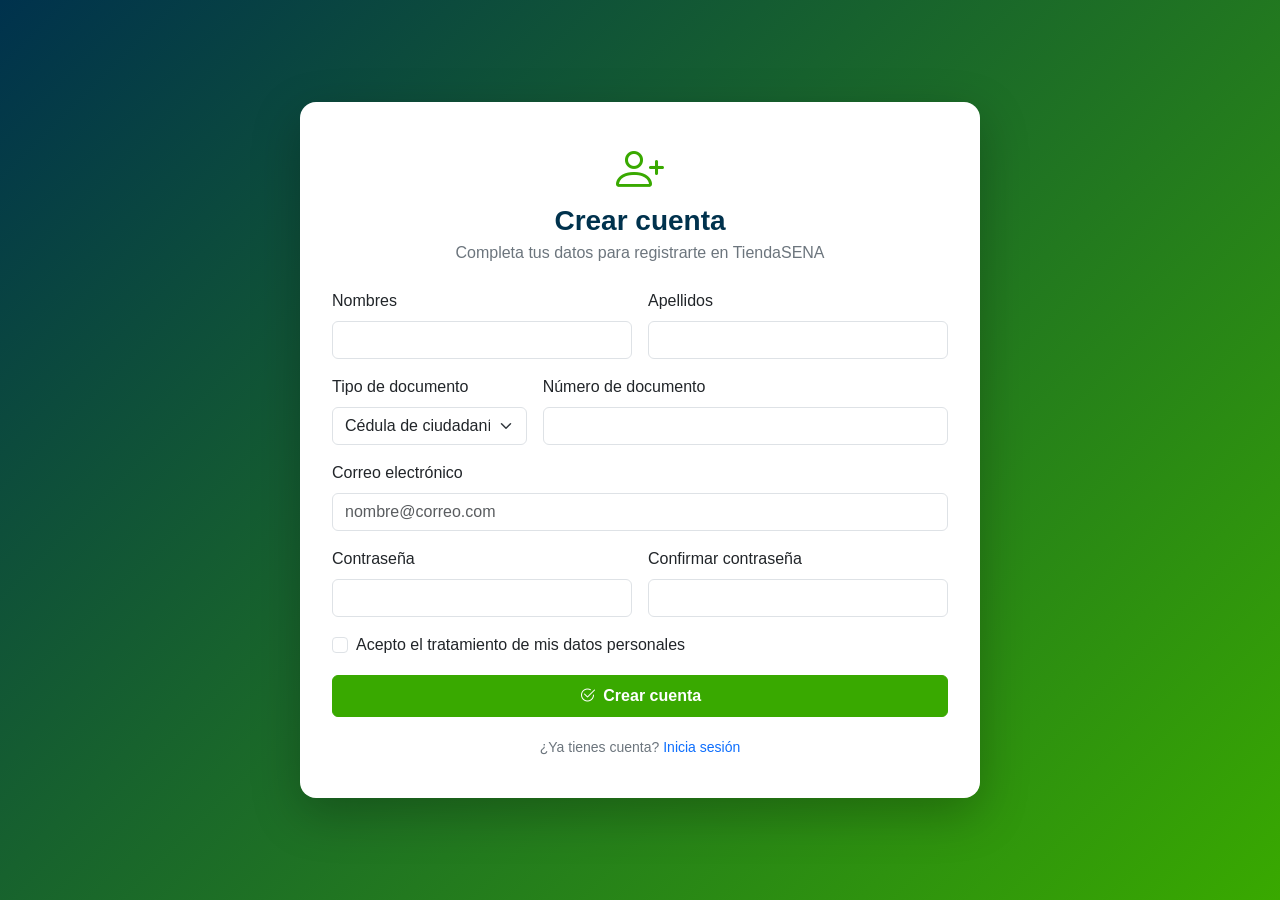
<file: programa_2/registro.html>
<!DOCTYPE html> <!-- Documento HTML5. -->
<!-- Raíz en español. -->
<html lang="es">
<!-- Cabecera. -->
<head>
    <!-- Codificación UTF-8. -->
    <meta charset="UTF-8">
    <!-- Diseño adaptable. -->
    <meta name="viewport" content="width=device-width, initial-scale=1.0">
    <!-- Título de la pestaña. -->
    <title>Crear cuenta | TiendaSENA</title>
    <!-- CSS de Bootstrap. -->
    <link href="https://cdn.jsdelivr.net/npm/bootstrap@5.3.3/dist/css/bootstrap.min.css" rel="stylesheet">
    <!-- Íconos. -->
    <link href="https://cdn.jsdelivr.net/npm/bootstrap-icons@1.11.3/font/bootstrap-icons.min.css" rel="stylesheet">
    <!-- Nuestros estilos, después de Bootstrap. -->
    <link href="css/estilos.css" rel="stylesheet">
<!-- Cierra la cabecera. -->
</head>
<!-- Mismo fondo y centrado que el login: reutilizamos la clase. -->
<body class="login-fondo">

    <!-- La tarjeta con nuestra clase extra ancha (680px) porque tiene más campos. -->
    <main class="login-card ancha">
        <!-- Encabezado centrado. -->
        <header class="login-encabezado">
            <!-- Ícono de “agregar persona”. -->
            <i class="bi bi-person-plus display-5 text-sena"></i>
            <!-- Título. -->
            <h1 class="h3 fw-bold">Crear cuenta</h1>
            <!-- Instrucción. -->
            <p class="text-secondary mb-0">Completa tus datos para registrarte en TiendaSENA</p>
        <!-- Cierra el encabezado. -->
        </header>

        <!-- Al registrarse vuelve al login. El formulario es una fila de la rejilla (row); g-3 agrega espacio entre columnas y filas. -->
        <form action="index.html" method="get" class="row g-3">
            <!-- Columna: todo el ancho en celular, la mitad desde tablet (6 de 12). -->
            <div class="col-md-6">
                <!-- form-label da el estilo de Bootstrap a la etiqueta. Usamos el prefijo reg para que los id sean únicos. -->
                <label for="regNombres" class="form-label">Nombres</label>
                <!-- Campo obligatorio. -->
                <input type="text" class="form-control" id="regNombres" required>
            <!-- Cierra la columna. -->
            </div>
            <!-- La otra mitad: nombres y apellidos quedan lado a lado. -->
            <div class="col-md-6">
                <!-- Etiqueta. -->
                <label for="regApellidos" class="form-label">Apellidos</label>
                <!-- Campo obligatorio. -->
                <input type="text" class="form-control" id="regApellidos" required>
            <!-- Cierra la columna. -->
            </div>
            <!-- Un tercio (4 de 12). -->
            <div class="col-md-4">
                <!-- Etiqueta. -->
                <label for="regTipoDoc" class="form-label">Tipo de documento</label>
                <!-- Lista desplegable con estilo Bootstrap (form-select). -->
                <select class="form-select" id="regTipoDoc">
                    <!-- Cada <option> es una opción; value es lo que se enviaría. -->
                    <option value="CC">Cédula de ciudadanía</option>
                    <!-- Opción. -->
                    <option value="TI">Tarjeta de identidad</option>
                    <!-- Opción. -->
                    <option value="CE">Cédula de extranjería</option>
                <!-- Cierra la lista. -->
                </select>
            <!-- Cierra la columna. -->
            </div>
            <!-- Dos tercios (4 + 8 = 12: la fila se completa). -->
            <div class="col-md-8">
                <!-- Etiqueta. -->
                <label for="regDocumento" class="form-label">Número de documento</label>
                <!-- inputmode="numeric" muestra el teclado numérico en el celular. -->
                <input type="text" class="form-control" id="regDocumento" inputmode="numeric" required>
            <!-- Cierra la columna. -->
            </div>
            <!-- Todo el ancho en cualquier pantalla. -->
            <div class="col-12">
                <!-- Etiqueta. -->
                <label for="regCorreo" class="form-label">Correo electrónico</label>
                <!-- Correo con validación del navegador. -->
                <input type="email" class="form-control" id="regCorreo" placeholder="nombre@correo.com" required>
            <!-- Cierra la columna. -->
            </div>
            <!-- Mitad. -->
            <div class="col-md-6">
                <!-- Etiqueta. -->
                <label for="regClave" class="form-label">Contraseña</label>
                <!-- Mínimo 6 caracteres. -->
                <input type="password" class="form-control" id="regClave" minlength="6" required>
            <!-- Cierra la columna. -->
            </div>
            <!-- Mitad. -->
            <div class="col-md-6">
                <!-- Etiqueta. -->
                <label for="regConfirmar" class="form-label">Confirmar contraseña</label>
                <!-- Que coincidan se validará con JavaScript en el sistema real. -->
                <input type="password" class="form-control" id="regConfirmar" minlength="6" required>
            <!-- Cierra la columna. -->
            </div>
            <!-- Todo el ancho. -->
            <div class="col-12">
                <!-- Casilla de Bootstrap. -->
                <div class="form-check">
                    <!-- Casilla obligatoria: sin marcarla no se puede enviar. -->
                    <input class="form-check-input" type="checkbox" id="regTerminos" required>
                    <!-- Texto de la casilla. -->
                    <label class="form-check-label" for="regTerminos">Acepto el tratamiento de mis datos personales</label>
                <!-- Cierra la casilla. -->
                </div>
            <!-- Cierra la columna. -->
            </div>
            <!-- Todo el ancho. -->
            <div class="col-12">
                <!-- El mismo botón del login: así el diseño es consistente. -->
                <button type="submit" class="btn btn-sena w-100 py-2 fw-semibold">
                    <!-- Ícono y texto. -->
                    <i class="bi bi-check2-circle me-1"></i> Crear cuenta
                <!-- Cierra el botón. -->
                </button>
            <!-- Cierra la columna. -->
            </div>
        <!-- Cierra el formulario (y la fila). -->
        </form>

        <!-- Enlace de regreso al login: la navegación funciona en ambos sentidos. -->
        <p class="login-pie">¿Ya tienes cuenta? <a href="index.html" class="text-decoration-none">Inicia sesión</a></p>
    <!-- Cierra la tarjeta. -->
    </main>

<!-- Cierra el cuerpo. -->
</body>
<!-- Cierra el documento. -->
</html>
</file>
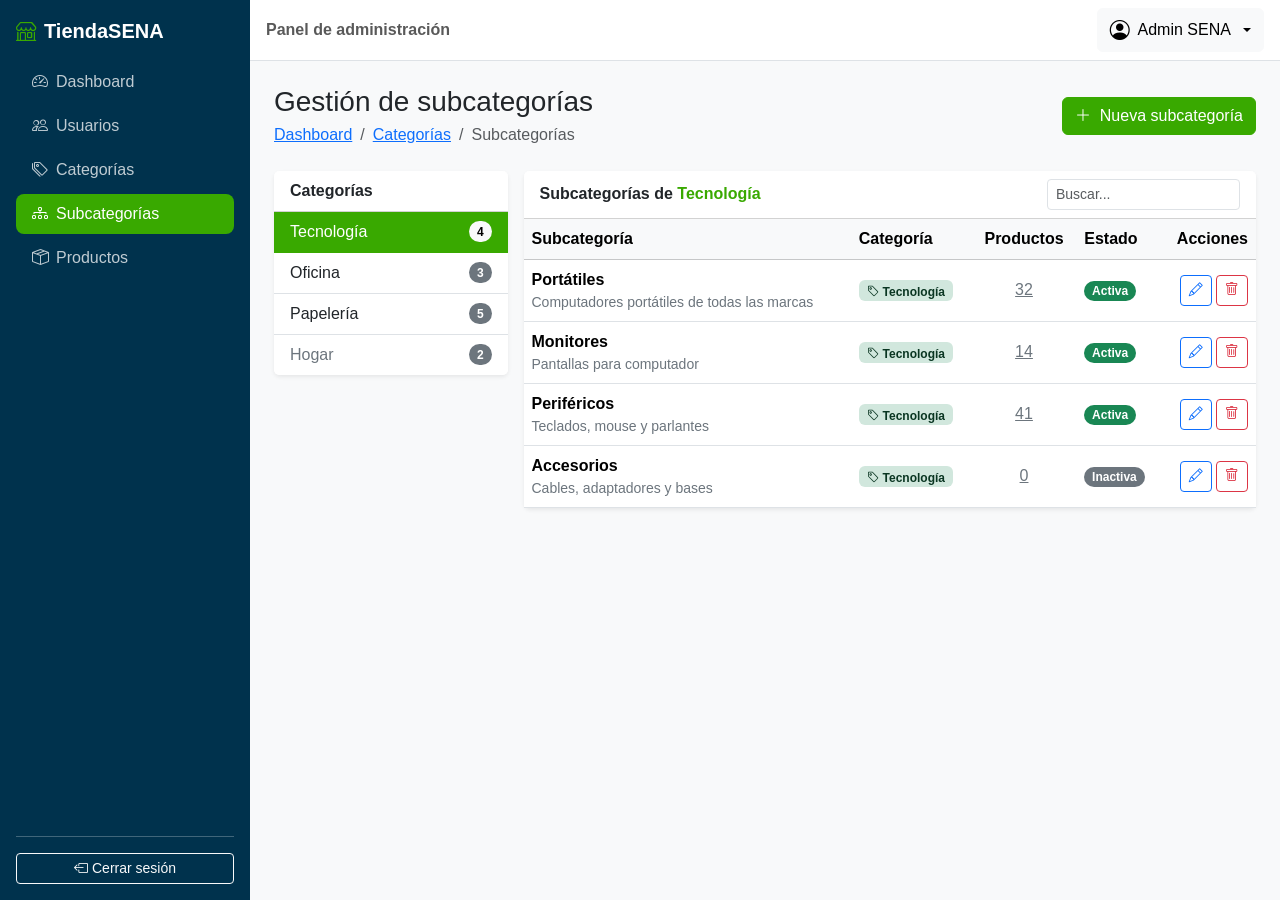
<file: programa_2/subcategorias.html>
<!DOCTYPE html> <!-- Documento HTML5. -->
<!-- Raíz en español. -->
<html lang="es">
<!-- Abre la cabecera. -->
<head>
    <!-- Codificación UTF-8. -->
    <meta charset="UTF-8">
    <!-- Diseño adaptable. -->
    <meta name="viewport" content="width=device-width, initial-scale=1.0">
    <!-- Título de la pestaña. Cambia en cada módulo. -->
    <title>Subcategorías | TiendaSENA</title>
    <!-- CSS de Bootstrap. -->
    <link href="https://cdn.jsdelivr.net/npm/bootstrap@5.3.3/dist/css/bootstrap.min.css" rel="stylesheet">
    <!-- Íconos. -->
    <link href="https://cdn.jsdelivr.net/npm/bootstrap-icons@1.11.3/font/bootstrap-icons.min.css" rel="stylesheet">
    <!-- Nuestros estilos (después de Bootstrap). -->
    <link href="css/estilos.css" rel="stylesheet">
<!-- Cierra la cabecera. -->
</head>
<!-- Fondo gris muy claro para que las tarjetas blancas resalten. -->
<body class="bg-body-tertiary">

    <!-- ===================== MENÚ LATERAL ===================== -->
    <!-- offcanvas-lg: en pantallas menores a lg es un panel oculto que se desliza; desde lg se muestra normal. offcanvas-start lo hace salir por la izquierda. sidebar es nuestra clase. El id lo usa el botón que lo abre. -->
    <aside class="offcanvas-lg offcanvas-start sidebar" tabindex="-1" id="menuLateral" aria-labelledby="tituloMenu">
        <!-- Encabezado del panel; Bootstrap solo lo muestra en celular. -->
        <div class="offcanvas-header border-bottom border-secondary">
            <!-- Nombre del sistema en el panel móvil. -->
            <h5 class="offcanvas-title" id="tituloMenu"><i class="bi bi-shop me-2"></i>TiendaSENA</h5>
            <!-- Botón “X” blanco que cierra el panel. data-bs-target indica cuál panel cerrar. -->
            <button type="button" class="btn-close btn-close-white" data-bs-dismiss="offcanvas" data-bs-target="#menuLateral" aria-label="Cerrar menú"></button>
        <!-- Cierra el encabezado móvil. -->
        </div>
        <!-- Cuerpo del menú: Flexbox en columna para apilar logo, enlaces y botón de salida. -->
        <div class="offcanvas-body d-flex flex-column p-3">
            <!-- Logo que solo se ve en computador (d-none d-lg-flex): en celular ya está en el encabezado del panel. Al hacer clic vuelve al dashboard. -->
            <a href="dashboard.html" class="d-none d-lg-flex align-items-center mb-3 text-white text-decoration-none fs-5 fw-bold">
                <!-- Ícono verde y nombre. -->
                <i class="bi bi-shop me-2 text-sena"></i> TiendaSENA
            <!-- Cierra el logo. -->
            </a>
            <!-- Lista de navegación en columna (flex-column). nav-pills da forma de “píldora” al enlace activo. mb-auto empuja lo que sigue hasta el fondo. -->
            <ul class="nav nav-pills flex-column mb-auto">
                <!-- Enlace al dashboard. active lo resalta en verde y aria-current="page" avisa a los lectores de pantalla que es la página actual. **En cada módulo, el active pasa a su propio enlace.** -->
                <li class="nav-item"><a href="dashboard.html" class="nav-link"><i class="bi bi-speedometer2 me-2"></i>Dashboard</a></li>
                <!-- Enlace al módulo de usuarios (clase 5). -->
                <li class="nav-item"><a href="usuarios.html" class="nav-link"><i class="bi bi-people me-2"></i>Usuarios</a></li>
                <!-- Enlace a categorías (clase 6). -->
                <li class="nav-item"><a href="categorias.html" class="nav-link"><i class="bi bi-tags me-2"></i>Categorías</a></li>
                <!-- Enlace a subcategorías (clase 7). -->
                <li class="nav-item"><a href="subcategorias.html" class="nav-link active" aria-current="page"><i class="bi bi-diagram-3 me-2"></i>Subcategorías</a></li>
                <!-- Enlace a productos (clase 8). -->
                <li class="nav-item"><a href="productos.html" class="nav-link"><i class="bi bi-box-seam me-2"></i>Productos</a></li>
            <!-- Cierra la lista de navegación. -->
            </ul>
            <!-- Línea divisoria. -->
            <hr>
            <!-- Botón que vuelve al login (index.html): así “se cierra la sesión” en el prototipo. -->
            <a href="index.html" class="btn btn-outline-light btn-sm"><i class="bi bi-box-arrow-left me-1"></i>Cerrar sesión</a>
        <!-- Cierra el cuerpo del menú. -->
        </div>
    <!-- Cierra el menú lateral. -->
    </aside>

    <!-- ===================== ZONA DERECHA ===================== -->
    <!-- Nuestra clase contenido aplica el margin-left en computador. -->
    <div class="contenido">

        <!-- Barra superior -->
        <!-- Barra blanca con borde inferior. sticky-top la deja pegada arriba al hacer scroll. -->
        <nav class="navbar bg-white border-bottom px-3 sticky-top">
            <!-- Botón para abrir el menú en celular. d-lg-none lo oculta en computador (allá el menú siempre se ve). data-bs-toggle="offcanvas" + data-bs-target="#menuLateral" abren el panel. -->
            <button class="btn btn-outline-secondary d-lg-none" type="button" data-bs-toggle="offcanvas" data-bs-target="#menuLateral" aria-controls="menuLateral" aria-label="Abrir menú">
                <!-- Ícono de “hamburguesa”. -->
                <i class="bi bi-list"></i>
            <!-- Cierra el botón. -->
            </button>
            <!-- Texto de la barra; se oculta en celulares muy pequeños (d-none d-sm-inline). -->
            <span class="navbar-text fw-semibold d-none d-sm-inline">Panel de administración</span>
            <!-- Menú desplegable del usuario; ms-auto lo empuja a la derecha. -->
            <div class="dropdown ms-auto">
                <!-- Botón que abre el desplegable. dropdown-toggle dibuja la flechita; data-bs-toggle="dropdown" lo hace funcionar. -->
                <button class="btn btn-light dropdown-toggle d-flex align-items-center gap-2" type="button" data-bs-toggle="dropdown" aria-expanded="false">
                    <!-- Ícono de usuario. -->
                    <i class="bi bi-person-circle fs-5"></i>
                    <!-- Nombre del usuario, visible desde tablet. -->
                    <span class="d-none d-md-inline">Admin SENA</span>
                <!-- Cierra el botón. -->
                </button>
                <!-- Lista de opciones. dropdown-menu-end la alinea a la derecha para que no se salga de la pantalla. -->
                <ul class="dropdown-menu dropdown-menu-end shadow">
                    <!-- Encabezado no clicable dentro del menú. -->
                    <li><h6 class="dropdown-header">admin@sena.edu.co</h6></li>
                    <!-- Opción del menú (pantalla aún no construida). -->
                    <li><a class="dropdown-item" href="#"><i class="bi bi-person me-2"></i>Mi perfil</a></li>
                    <!-- Línea separadora. -->
                    <li><hr class="dropdown-divider"></li>
                    <!-- Otra forma de salir, en rojo (text-danger). -->
                    <li><a class="dropdown-item text-danger" href="index.html"><i class="bi bi-box-arrow-left me-2"></i>Cerrar sesión</a></li>
                <!-- Cierra la lista. -->
                </ul>
            <!-- Cierra el desplegable. -->
            </div>
        <!-- Cierra la barra superior. -->
        </nav>

        <!-- Contenido de la página -->
        <!-- Relleno 3 en celular y 4 desde tablet. -->
        <main class="p-3 p-md-4">
<!-- INICIO CONTENIDO -->
            <!-- Encabezado del módulo -->
            <!-- Flexbox con salto de línea. -->
            <div class="d-flex flex-wrap justify-content-between align-items-center gap-2 mb-4">
                <!-- Bloque del título. -->
                <div>
                    <!-- Título. -->
                    <h1 class="h3 mb-1">Gestión de subcategorías</h1>
                    <!-- Migas de pan. -->
                    <nav aria-label="breadcrumb">
                        <!-- Lista. -->
                        <ol class="breadcrumb mb-0 small">
                            <!-- Nivel 1. -->
                            <li class="breadcrumb-item"><a href="dashboard.html">Dashboard</a></li>
                            <!-- Nivel 2: las subcategorías “cuelgan” de las categorías, y así lo muestran las migas. -->
                            <li class="breadcrumb-item"><a href="categorias.html">Categorías</a></li>
                            <!-- Nivel actual. -->
                            <li class="breadcrumb-item active" aria-current="page">Subcategorías</li>
                        <!-- Cierra la lista. -->
                        </ol>
                    <!-- Cierra las migas. -->
                    </nav>
                <!-- Cierra el bloque. -->
                </div>
                <!-- Abre el formulario. -->
                <button type="button" class="btn btn-sena" data-bs-toggle="modal" data-bs-target="#modalSubcategoria">
                    <!-- Texto del botón. -->
                    <i class="bi bi-plus-lg me-1"></i> Nueva subcategoría
                <!-- Cierra el botón. -->
                </button>
            <!-- Cierra el encabezado. -->
            </div>

            <!-- Fila con dos columnas: maestro y detalle. -->
            <div class="row g-3">
                <!-- Maestro: lista de categorías -->
                <!-- 3 de 12 columnas en computador; en celular ocupa todo el ancho y queda arriba. -->
                <div class="col-lg-3">
                    <!-- Tarjeta. -->
                    <div class="card border-0 shadow-sm">
                        <!-- Encabezado de la tarjeta. -->
                        <div class="card-header bg-white fw-semibold">Categorías</div>
                        <!-- Lista de categorías sin bordes exteriores. -->
                        <div class="list-group list-group-flush">
                            <!-- Categoría seleccionada (active). Flexbox: nombre a la izquierda y contador a la derecha. -->
                            <a href="#" class="list-group-item list-group-item-action active d-flex justify-content-between align-items-center" aria-current="true">
                                <!-- Nombre y cantidad de subcategorías en un badge claro (contrasta con el fondo activo). -->
                                Tecnología <span class="badge text-bg-light rounded-pill">4</span>
                            <!-- Cierra el ítem. -->
                            </a>
                            <!-- Categoría no seleccionada. -->
                            <a href="#" class="list-group-item list-group-item-action d-flex justify-content-between align-items-center">
                                <!-- Nombre y contador gris. -->
                                Oficina <span class="badge text-bg-secondary rounded-pill">3</span>
                            <!-- Cierra el ítem. -->
                            </a>
                            <!-- Otra categoría. -->
                            <a href="#" class="list-group-item list-group-item-action d-flex justify-content-between align-items-center">
                                <!-- Nombre y contador. -->
                                Papelería <span class="badge text-bg-secondary rounded-pill">5</span>
                            <!-- Cierra el ítem. -->
                            </a>
                            <!-- Categoría inactiva en gris. -->
                            <a href="#" class="list-group-item list-group-item-action d-flex justify-content-between align-items-center text-secondary">
                                <!-- Nombre y contador. -->
                                Hogar <span class="badge text-bg-secondary rounded-pill">2</span>
                            <!-- Cierra el ítem. -->
                            </a>
                        <!-- Cierra la lista. -->
                        </div>
                    <!-- Cierra la tarjeta. -->
                    </div>
                <!-- Cierra la columna maestro. -->
                </div>

                <!-- Detalle: subcategorías de la categoría elegida -->
                <!-- 9 de 12 columnas (3 + 9 = 12). -->
                <div class="col-lg-9">
                    <!-- Tarjeta. -->
                    <div class="card border-0 shadow-sm">
                        <!-- Encabezado con título y buscador. -->
                        <div class="card-header bg-white d-flex flex-wrap justify-content-between align-items-center gap-2">
                            <!-- Indica de qué categoría son las filas mostradas. -->
                            <span class="fw-semibold">Subcategorías de <span class="text-sena">Tecnología</span></span>
                            <!-- Buscador pequeño (form-control-sm) con ancho automático (w-auto) en lugar del 100%. -->
                            <input type="search" class="form-control form-control-sm w-auto" placeholder="Buscar..." aria-label="Buscar subcategoría">
                        <!-- Cierra el encabezado. -->
                        </div>
                        <!-- Desplazamiento en celular. -->
                        <div class="table-responsive">
                            <!-- Tabla. -->
                            <table class="table table-hover align-middle mb-0">
                                <!-- Encabezado. -->
                                <thead class="table-light">
                                    <!-- Fila de títulos. -->
                                    <tr>
                                        <!-- Nombre y descripción. -->
                                        <th scope="col">Subcategoría</th>
                                        <!-- Categoría padre. -->
                                        <th scope="col">Categoría</th>
                                        <!-- Cantidad de productos, centrada. -->
                                        <th scope="col" class="text-center">Productos</th>
                                        <!-- Estado. -->
                                        <th scope="col">Estado</th>
                                        <!-- Acciones. -->
                                        <th scope="col" class="text-end">Acciones</th>
                                    <!-- Cierra la fila. -->
                                    </tr>
                                <!-- Cierra el encabezado. -->
                                </thead>
                                <!-- Cuerpo. -->
                                <tbody>
                                    <!-- Subcategoría 1. -->
                                    <tr>
                                        <!-- Celda compuesta. -->
                                        <td>
                                            <!-- Nombre. -->
                                            <div class="fw-semibold">Portátiles</div>
                                            <!-- Descripción. -->
                                            <div class="small text-secondary">Computadores portátiles de todas las marcas</div>
                                        <!-- Cierra la celda. -->
                                        </td>
                                        <!-- Categoría padre en un badge suave con ícono de etiqueta. -->
                                        <td><span class="badge bg-success-subtle text-success-emphasis"><i class="bi bi-tag me-1"></i>Tecnología</span></td>
                                        <!-- El número enlaza al módulo de productos. -->
                                        <td class="text-center"><a href="productos.html" class="link-secondary">32</a></td>
                                        <!-- Estado. -->
                                        <td><span class="badge rounded-pill text-bg-success">Activa</span></td>
                                        <!-- Acciones. -->
                                        <td class="text-end text-nowrap">
                                            <!-- Editar. -->
                                            <button type="button" class="btn btn-sm btn-outline-primary" data-bs-toggle="modal" data-bs-target="#modalSubcategoria" title="Editar"><i class="bi bi-pencil"></i></button>
                                            <!-- Eliminar. -->
                                            <button type="button" class="btn btn-sm btn-outline-danger" data-bs-toggle="modal" data-bs-target="#modalEliminar" title="Eliminar"><i class="bi bi-trash"></i></button>
                                        <!-- Cierra las acciones. -->
                                        </td>
                                    <!-- Cierra la fila. -->
                                    </tr>
                                    <!-- Subcategoría 2. -->
                                    <tr>
                                        <!-- Celda compuesta. -->
                                        <td>
                                            <!-- Nombre. -->
                                            <div class="fw-semibold">Monitores</div>
                                            <!-- Descripción. -->
                                            <div class="small text-secondary">Pantallas para computador</div>
                                        <!-- Cierra la celda. -->
                                        </td>
                                        <!-- Categoría padre. -->
                                        <td><span class="badge bg-success-subtle text-success-emphasis"><i class="bi bi-tag me-1"></i>Tecnología</span></td>
                                        <!-- Productos. -->
                                        <td class="text-center"><a href="productos.html" class="link-secondary">14</a></td>
                                        <!-- Estado. -->
                                        <td><span class="badge rounded-pill text-bg-success">Activa</span></td>
                                        <!-- Acciones. -->
                                        <td class="text-end text-nowrap">
                                            <!-- Editar. -->
                                            <button type="button" class="btn btn-sm btn-outline-primary" data-bs-toggle="modal" data-bs-target="#modalSubcategoria" title="Editar"><i class="bi bi-pencil"></i></button>
                                            <!-- Eliminar. -->
                                            <button type="button" class="btn btn-sm btn-outline-danger" data-bs-toggle="modal" data-bs-target="#modalEliminar" title="Eliminar"><i class="bi bi-trash"></i></button>
                                        <!-- Cierra las acciones. -->
                                        </td>
                                    <!-- Cierra la fila. -->
                                    </tr>
                                    <!-- Subcategoría 3. -->
                                    <tr>
                                        <!-- Celda compuesta. -->
                                        <td>
                                            <!-- Nombre. -->
                                            <div class="fw-semibold">Periféricos</div>
                                            <!-- Descripción. -->
                                            <div class="small text-secondary">Teclados, mouse y parlantes</div>
                                        <!-- Cierra la celda. -->
                                        </td>
                                        <!-- Categoría padre. -->
                                        <td><span class="badge bg-success-subtle text-success-emphasis"><i class="bi bi-tag me-1"></i>Tecnología</span></td>
                                        <!-- Productos. -->
                                        <td class="text-center"><a href="productos.html" class="link-secondary">41</a></td>
                                        <!-- Estado. -->
                                        <td><span class="badge rounded-pill text-bg-success">Activa</span></td>
                                        <!-- Acciones. -->
                                        <td class="text-end text-nowrap">
                                            <!-- Editar. -->
                                            <button type="button" class="btn btn-sm btn-outline-primary" data-bs-toggle="modal" data-bs-target="#modalSubcategoria" title="Editar"><i class="bi bi-pencil"></i></button>
                                            <!-- Eliminar. -->
                                            <button type="button" class="btn btn-sm btn-outline-danger" data-bs-toggle="modal" data-bs-target="#modalEliminar" title="Eliminar"><i class="bi bi-trash"></i></button>
                                        <!-- Cierra las acciones. -->
                                        </td>
                                    <!-- Cierra la fila. -->
                                    </tr>
                                    <!-- Subcategoría 4 (inactiva). -->
                                    <tr>
                                        <!-- Celda compuesta. -->
                                        <td>
                                            <!-- Nombre. -->
                                            <div class="fw-semibold">Accesorios</div>
                                            <!-- Descripción. -->
                                            <div class="small text-secondary">Cables, adaptadores y bases</div>
                                        <!-- Cierra la celda. -->
                                        </td>
                                        <!-- Categoría padre. -->
                                        <td><span class="badge bg-success-subtle text-success-emphasis"><i class="bi bi-tag me-1"></i>Tecnología</span></td>
                                        <!-- Productos. -->
                                        <td class="text-center"><a href="productos.html" class="link-secondary">0</a></td>
                                        <!-- Estado inactivo. -->
                                        <td><span class="badge rounded-pill text-bg-secondary">Inactiva</span></td>
                                        <!-- Acciones. -->
                                        <td class="text-end text-nowrap">
                                            <!-- Editar. -->
                                            <button type="button" class="btn btn-sm btn-outline-primary" data-bs-toggle="modal" data-bs-target="#modalSubcategoria" title="Editar"><i class="bi bi-pencil"></i></button>
                                            <!-- Eliminar. -->
                                            <button type="button" class="btn btn-sm btn-outline-danger" data-bs-toggle="modal" data-bs-target="#modalEliminar" title="Eliminar"><i class="bi bi-trash"></i></button>
                                        <!-- Cierra las acciones. -->
                                        </td>
                                    <!-- Cierra la fila. -->
                                    </tr>
                                <!-- Cierra el cuerpo. -->
                                </tbody>
                            <!-- Cierra la tabla. -->
                            </table>
                        <!-- Cierra la envoltura. -->
                        </div>
                    <!-- Cierra la tarjeta. -->
                    </div>
                <!-- Cierra la columna detalle. -->
                </div>
            <!-- Cierra la fila maestro-detalle. -->
            </div>

            <!-- Modal: crear / editar subcategoría -->
            <!-- Modal oculto. -->
            <div class="modal fade" id="modalSubcategoria" tabindex="-1" aria-labelledby="tituloModalSubcategoria" aria-hidden="true">
                <!-- Centrado. -->
                <div class="modal-dialog modal-dialog-centered">
                    <!-- Contenido. -->
                    <div class="modal-content">
                        <!-- Encabezado. -->
                        <div class="modal-header">
                            <!-- Título. -->
                            <h2 class="modal-title fs-5" id="tituloModalSubcategoria"><i class="bi bi-diagram-3 me-2"></i>Datos de la subcategoría</h2>
                            <!-- Cerrar. -->
                            <button type="button" class="btn-close" data-bs-dismiss="modal" aria-label="Cerrar"></button>
                        <!-- Cierra el encabezado. -->
                        </div>
                        <!-- Cuerpo. -->
                        <div class="modal-body">
                            <!-- Formulario. -->
                            <form>
                                <!-- Grupo. -->
                                <div class="mb-3">
                                    <!-- El asterisco rojo es la convención para “campo obligatorio”. -->
                                    <label for="subCategoria" class="form-label">Categoría <span class="text-danger">*</span></label>
                                    <!-- Lista de categorías padre, obligatoria. -->
                                    <select class="form-select" id="subCategoria" required>
                                        <!-- Opción guía (no se puede elegir). -->
                                        <option value="" disabled>Seleccione una categoría…</option>
                                        <!-- Preseleccionada: la categoría que se estaba viendo. El value sería el id de la categoría en la base de datos. -->
                                        <option value="1" selected>Tecnología</option>
                                        <!-- Opción. -->
                                        <option value="2">Oficina</option>
                                        <!-- Opción. -->
                                        <option value="3">Papelería</option>
                                        <!-- Opción. -->
                                        <option value="4">Hogar</option>
                                    <!-- Cierra la lista. -->
                                    </select>
                                <!-- Cierra el grupo. -->
                                </div>
                                <!-- Grupo. -->
                                <div class="mb-3">
                                    <!-- Etiqueta con asterisco. -->
                                    <label for="subNombre" class="form-label">Nombre <span class="text-danger">*</span></label>
                                    <!-- Campo obligatorio. -->
                                    <input type="text" class="form-control" id="subNombre" placeholder="Ej: Portátiles" required>
                                <!-- Cierra el grupo. -->
                                </div>
                                <!-- Grupo. -->
                                <div class="mb-3">
                                    <!-- Etiqueta. -->
                                    <label for="subDescripcion" class="form-label">Descripción</label>
                                    <!-- Área de texto de 2 líneas. -->
                                    <textarea class="form-control" id="subDescripcion" rows="2"></textarea>
                                <!-- Cierra el grupo. -->
                                </div>
                                <!-- Interruptor. -->
                                <div class="form-check form-switch">
                                    <!-- Encendido. -->
                                    <input class="form-check-input" type="checkbox" role="switch" id="subActiva" checked>
                                    <!-- Etiqueta. -->
                                    <label class="form-check-label" for="subActiva">Subcategoría activa</label>
                                <!-- Cierra el interruptor. -->
                                </div>
                            <!-- Cierra el formulario. -->
                            </form>
                        <!-- Cierra el cuerpo. -->
                        </div>
                        <!-- Pie. -->
                        <div class="modal-footer">
                            <!-- Cancelar. -->
                            <button type="button" class="btn btn-secondary" data-bs-dismiss="modal">Cancelar</button>
                            <!-- Guardar. -->
                            <button type="button" class="btn btn-sena" data-bs-dismiss="modal"><i class="bi bi-save me-1"></i>Guardar</button>
                        <!-- Cierra el pie. -->
                        </div>
                    <!-- Cierra el contenido. -->
                    </div>
                <!-- Cierra el diálogo. -->
                </div>
            <!-- Cierra el modal. -->
            </div>

            <!-- Modal: confirmar eliminación -->
            <!-- Modal. -->
            <div class="modal fade" id="modalEliminar" tabindex="-1" aria-labelledby="tituloModalEliminar" aria-hidden="true">
                <!-- Pequeño y centrado. -->
                <div class="modal-dialog modal-dialog-centered modal-sm">
                    <!-- Contenido. -->
                    <div class="modal-content">
                        <!-- Cuerpo. -->
                        <div class="modal-body text-center p-4">
                            <!-- Ícono. -->
                            <i class="bi bi-exclamation-triangle text-danger display-5"></i>
                            <!-- Pregunta. -->
                            <h2 class="h5 mt-3" id="tituloModalEliminar">¿Eliminar esta subcategoría?</h2>
                            <!-- Consecuencia. -->
                            <p class="text-secondary small mb-0">Sus productos quedarán sin subcategoría.</p>
                        <!-- Cierra el cuerpo. -->
                        </div>
                        <!-- Pie. -->
                        <div class="modal-footer justify-content-center border-0 pt-0">
                            <!-- Cancelar. -->
                            <button type="button" class="btn btn-light" data-bs-dismiss="modal">Cancelar</button>
                            <!-- Confirmar. -->
                            <button type="button" class="btn btn-danger" data-bs-dismiss="modal">Sí, eliminar</button>
                        <!-- Cierra el pie. -->
                        </div>
                    <!-- Cierra el contenido. -->
                    </div>
                <!-- Cierra el diálogo. -->
                </div>
            <!-- Cierra el modal. -->
            </div>
<!-- FIN CONTENIDO -->
        <!-- Cierra el contenido. -->
        </main>
    <!-- Cierra la zona derecha. -->
    </div>

    <!-- JavaScript de Bootstrap: necesario para el menú deslizable, el desplegable del usuario y los modales. -->
    <script src="https://cdn.jsdelivr.net/npm/bootstrap@5.3.3/dist/js/bootstrap.bundle.min.js"></script>
<!-- Cierra el cuerpo. -->
</body>
<!-- Cierra el documento. -->
</html>
</file>
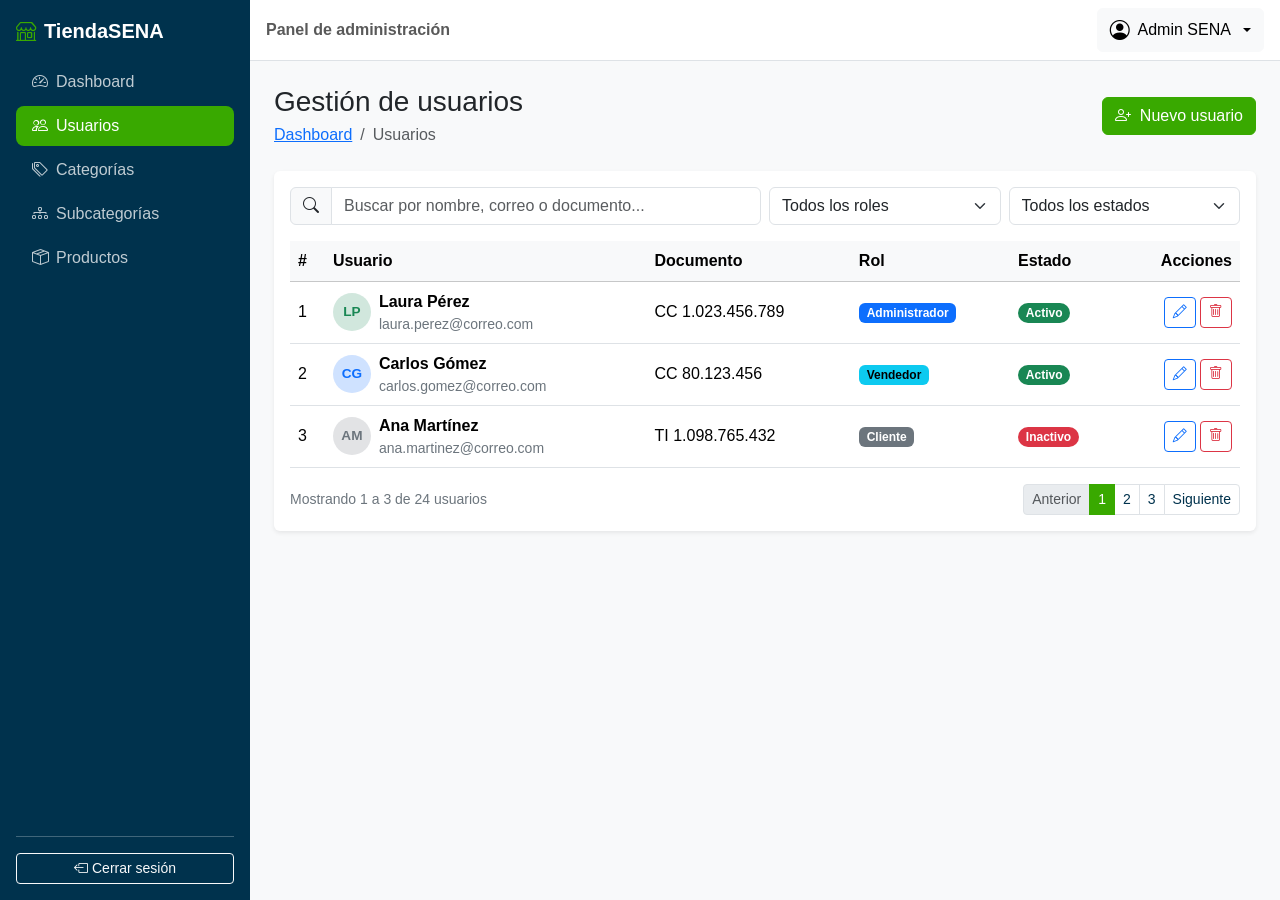
<file: programa_2/usuarios.html>
<!DOCTYPE html> <!-- Documento HTML5. -->
<!-- Raíz en español. -->
<html lang="es">
<!-- Abre la cabecera. -->
<head>
    <!-- Codificación UTF-8. -->
    <meta charset="UTF-8">
    <!-- Diseño adaptable. -->
    <meta name="viewport" content="width=device-width, initial-scale=1.0">
    <!-- Título de la pestaña. Cambia en cada módulo. -->
    <title>Usuarios | TiendaSENA</title>
    <!-- CSS de Bootstrap. -->
    <link href="https://cdn.jsdelivr.net/npm/bootstrap@5.3.3/dist/css/bootstrap.min.css" rel="stylesheet">
    <!-- Íconos. -->
    <link href="https://cdn.jsdelivr.net/npm/bootstrap-icons@1.11.3/font/bootstrap-icons.min.css" rel="stylesheet">
    <!-- Nuestros estilos (después de Bootstrap). -->
    <link href="css/estilos.css" rel="stylesheet">
<!-- Cierra la cabecera. -->
</head>
<!-- Fondo gris muy claro para que las tarjetas blancas resalten. -->
<body class="bg-body-tertiary">

    <!-- ===================== MENÚ LATERAL ===================== -->
    <!-- offcanvas-lg: en pantallas menores a lg es un panel oculto que se desliza; desde lg se muestra normal. offcanvas-start lo hace salir por la izquierda. sidebar es nuestra clase. El id lo usa el botón que lo abre. -->
    <aside class="offcanvas-lg offcanvas-start sidebar" tabindex="-1" id="menuLateral" aria-labelledby="tituloMenu">
        <!-- Encabezado del panel; Bootstrap solo lo muestra en celular. -->
        <div class="offcanvas-header border-bottom border-secondary">
            <!-- Nombre del sistema en el panel móvil. -->
            <h5 class="offcanvas-title" id="tituloMenu"><i class="bi bi-shop me-2"></i>TiendaSENA</h5>
            <!-- Botón “X” blanco que cierra el panel. data-bs-target indica cuál panel cerrar. -->
            <button type="button" class="btn-close btn-close-white" data-bs-dismiss="offcanvas" data-bs-target="#menuLateral" aria-label="Cerrar menú"></button>
        <!-- Cierra el encabezado móvil. -->
        </div>
        <!-- Cuerpo del menú: Flexbox en columna para apilar logo, enlaces y botón de salida. -->
        <div class="offcanvas-body d-flex flex-column p-3">
            <!-- Logo que solo se ve en computador (d-none d-lg-flex): en celular ya está en el encabezado del panel. Al hacer clic vuelve al dashboard. -->
            <a href="dashboard.html" class="d-none d-lg-flex align-items-center mb-3 text-white text-decoration-none fs-5 fw-bold">
                <!-- Ícono verde y nombre. -->
                <i class="bi bi-shop me-2 text-sena"></i> TiendaSENA
            <!-- Cierra el logo. -->
            </a>
            <!-- Lista de navegación en columna (flex-column). nav-pills da forma de “píldora” al enlace activo. mb-auto empuja lo que sigue hasta el fondo. -->
            <ul class="nav nav-pills flex-column mb-auto">
                <!-- Enlace al dashboard. active lo resalta en verde y aria-current="page" avisa a los lectores de pantalla que es la página actual. **En cada módulo, el active pasa a su propio enlace.** -->
                <li class="nav-item"><a href="dashboard.html" class="nav-link"><i class="bi bi-speedometer2 me-2"></i>Dashboard</a></li>
                <!-- Enlace al módulo de usuarios (clase 5). -->
                <li class="nav-item"><a href="usuarios.html" class="nav-link active" aria-current="page"><i class="bi bi-people me-2"></i>Usuarios</a></li>
                <!-- Enlace a categorías (clase 6). -->
                <li class="nav-item"><a href="categorias.html" class="nav-link"><i class="bi bi-tags me-2"></i>Categorías</a></li>
                <!-- Enlace a subcategorías (clase 7). -->
                <li class="nav-item"><a href="subcategorias.html" class="nav-link"><i class="bi bi-diagram-3 me-2"></i>Subcategorías</a></li>
                <!-- Enlace a productos (clase 8). -->
                <li class="nav-item"><a href="productos.html" class="nav-link"><i class="bi bi-box-seam me-2"></i>Productos</a></li>
            <!-- Cierra la lista de navegación. -->
            </ul>
            <!-- Línea divisoria. -->
            <hr>
            <!-- Botón que vuelve al login (index.html): así “se cierra la sesión” en el prototipo. -->
            <a href="index.html" class="btn btn-outline-light btn-sm"><i class="bi bi-box-arrow-left me-1"></i>Cerrar sesión</a>
        <!-- Cierra el cuerpo del menú. -->
        </div>
    <!-- Cierra el menú lateral. -->
    </aside>

    <!-- ===================== ZONA DERECHA ===================== -->
    <!-- Nuestra clase contenido aplica el margin-left en computador. -->
    <div class="contenido">

        <!-- Barra superior -->
        <!-- Barra blanca con borde inferior. sticky-top la deja pegada arriba al hacer scroll. -->
        <nav class="navbar bg-white border-bottom px-3 sticky-top">
            <!-- Botón para abrir el menú en celular. d-lg-none lo oculta en computador (allá el menú siempre se ve). data-bs-toggle="offcanvas" + data-bs-target="#menuLateral" abren el panel. -->
            <button class="btn btn-outline-secondary d-lg-none" type="button" data-bs-toggle="offcanvas" data-bs-target="#menuLateral" aria-controls="menuLateral" aria-label="Abrir menú">
                <!-- Ícono de “hamburguesa”. -->
                <i class="bi bi-list"></i>
            <!-- Cierra el botón. -->
            </button>
            <!-- Texto de la barra; se oculta en celulares muy pequeños (d-none d-sm-inline). -->
            <span class="navbar-text fw-semibold d-none d-sm-inline">Panel de administración</span>
            <!-- Menú desplegable del usuario; ms-auto lo empuja a la derecha. -->
            <div class="dropdown ms-auto">
                <!-- Botón que abre el desplegable. dropdown-toggle dibuja la flechita; data-bs-toggle="dropdown" lo hace funcionar. -->
                <button class="btn btn-light dropdown-toggle d-flex align-items-center gap-2" type="button" data-bs-toggle="dropdown" aria-expanded="false">
                    <!-- Ícono de usuario. -->
                    <i class="bi bi-person-circle fs-5"></i>
                    <!-- Nombre del usuario, visible desde tablet. -->
                    <span class="d-none d-md-inline">Admin SENA</span>
                <!-- Cierra el botón. -->
                </button>
                <!-- Lista de opciones. dropdown-menu-end la alinea a la derecha para que no se salga de la pantalla. -->
                <ul class="dropdown-menu dropdown-menu-end shadow">
                    <!-- Encabezado no clicable dentro del menú. -->
                    <li><h6 class="dropdown-header">admin@sena.edu.co</h6></li>
                    <!-- Opción del menú (pantalla aún no construida). -->
                    <li><a class="dropdown-item" href="#"><i class="bi bi-person me-2"></i>Mi perfil</a></li>
                    <!-- Línea separadora. -->
                    <li><hr class="dropdown-divider"></li>
                    <!-- Otra forma de salir, en rojo (text-danger). -->
                    <li><a class="dropdown-item text-danger" href="index.html"><i class="bi bi-box-arrow-left me-2"></i>Cerrar sesión</a></li>
                <!-- Cierra la lista. -->
                </ul>
            <!-- Cierra el desplegable. -->
            </div>
        <!-- Cierra la barra superior. -->
        </nav>

        <!-- Contenido de la página -->
        <!-- Relleno 3 en celular y 4 desde tablet. -->
        <main class="p-3 p-md-4">
<!-- INICIO CONTENIDO -->
            <!-- Encabezado del módulo -->
            <!-- Flexbox: título a la izquierda y botón a la derecha. flex-wrap permite que en celular el botón baje a otra línea. -->
            <div class="d-flex flex-wrap justify-content-between align-items-center gap-2 mb-4">
                <!-- Bloque del título. -->
                <div>
                    <!-- Título de la página. -->
                    <h1 class="h3 mb-1">Gestión de usuarios</h1>
                    <!-- Breadcrumb (migas de pan): muestra dónde está el usuario dentro del sistema. -->
                    <nav aria-label="breadcrumb">
                        <!-- Lista ordenada con estilo de migas. -->
                        <ol class="breadcrumb mb-0 small">
                            <!-- Primer nivel, con enlace para volver. -->
                            <li class="breadcrumb-item"><a href="dashboard.html">Dashboard</a></li>
                            <!-- Nivel actual, sin enlace. Bootstrap agrega el separador / automáticamente. -->
                            <li class="breadcrumb-item active" aria-current="page">Usuarios</li>
                        <!-- Cierra la lista. -->
                        </ol>
                    <!-- Cierra el breadcrumb. -->
                    </nav>
                <!-- Cierra el bloque del título. -->
                </div>
                <!-- Botón principal (Crear). data-bs-toggle="modal" y data-bs-target="#modalUsuario" abren el modal del formulario. -->
                <button type="button" class="btn btn-sena" data-bs-toggle="modal" data-bs-target="#modalUsuario">
                    <!-- Ícono y texto del botón. -->
                    <i class="bi bi-person-plus me-1"></i> Nuevo usuario
                <!-- Cierra el botón. -->
                </button>
            <!-- Cierra el encabezado. -->
            </div>

            <!-- Una tarjeta envuelve filtros, tabla y paginación. -->
            <div class="card border-0 shadow-sm">
                <!-- Cuerpo de la tarjeta. -->
                <div class="card-body">

                    <!-- Filtros -->
                    <!-- El formulario es una fila de la rejilla (row) con espacio pequeño (g-2). role="search" indica que es un buscador. -->
                    <form class="row g-2 mb-3" role="search">
                        <!-- La búsqueda ocupa la mitad desde tablet; todo el ancho en celular. -->
                        <div class="col-md-6">
                            <!-- input-group pega un ícono o botón al campo de texto. -->
                            <div class="input-group">
                                <!-- Cajita gris con la lupa, pegada a la izquierda del campo. -->
                                <span class="input-group-text"><i class="bi bi-search"></i></span>
                                <!-- Campo de búsqueda. aria-label reemplaza al label visible para lectores de pantalla. -->
                                <input type="search" class="form-control" placeholder="Buscar por nombre, correo o documento..." aria-label="Buscar usuario">
                            <!-- Cierra el grupo. -->
                            </div>
                        <!-- Cierra la columna. -->
                        </div>
                        <!-- Medio ancho en celular, un cuarto desde tablet. -->
                        <div class="col-6 col-md-3">
                            <!-- form-select da estilo de Bootstrap a la lista desplegable. -->
                            <select class="form-select" aria-label="Filtrar por rol">
                                <!-- selected marca la opción elegida por defecto. -->
                                <option selected>Todos los roles</option>
                                <!-- Opción de rol. -->
                                <option>Administrador</option>
                                <!-- Opción de rol. -->
                                <option>Vendedor</option>
                                <!-- Opción de rol. -->
                                <option>Cliente</option>
                            <!-- Cierra la lista. -->
                            </select>
                        <!-- Cierra la columna. -->
                        </div>
                        <!-- Columna del segundo filtro. -->
                        <div class="col-6 col-md-3">
                            <!-- Filtro por estado. -->
                            <select class="form-select" aria-label="Filtrar por estado">
                                <!-- Opción por defecto. -->
                                <option selected>Todos los estados</option>
                                <!-- Opción. -->
                                <option>Activo</option>
                                <!-- Opción. -->
                                <option>Inactivo</option>
                            <!-- Cierra la lista. -->
                            </select>
                        <!-- Cierra la columna. -->
                        </div>
                    <!-- Cierra los filtros. -->
                    </form>

                    <!-- Tabla de usuarios -->
                    <!-- Desplazamiento horizontal en celular. -->
                    <div class="table-responsive">
                        <!-- Tabla con resaltado y centrado vertical. -->
                        <table class="table table-hover align-middle">
                            <!-- Encabezado gris claro. -->
                            <thead class="table-light">
                                <!-- Fila de títulos. -->
                                <tr>
                                    <!-- scope="col" indica que el título pertenece a la columna (accesibilidad). -->
                                    <th scope="col">#</th>
                                    <!-- Nombre y correo. -->
                                    <th scope="col">Usuario</th>
                                    <!-- Tipo y número de documento. -->
                                    <th scope="col">Documento</th>
                                    <!-- Rol en el sistema. -->
                                    <th scope="col">Rol</th>
                                    <!-- Activo o inactivo. -->
                                    <th scope="col">Estado</th>
                                    <!-- Botones de editar y eliminar, alineados a la derecha. -->
                                    <th scope="col" class="text-end">Acciones</th>
                                <!-- Cierra la fila. -->
                                </tr>
                            <!-- Cierra el encabezado. -->
                            </thead>
                            <!-- Cuerpo con los datos de ejemplo. -->
                            <tbody>
                                <!-- Usuario 1. -->
                                <tr>
                                    <!-- Número de fila. -->
                                    <td>1</td>
                                    <!-- Celda compuesta: avatar + nombre + correo. -->
                                    <td>
                                        <!-- Flexbox para poner el avatar al lado del texto. -->
                                        <div class="d-flex align-items-center gap-2">
                                            <!-- Nuestro círculo avatar con las iniciales. -->
                                            <span class="avatar bg-success-subtle text-success">LP</span>
                                            <!-- Bloque de texto. -->
                                            <div>
                                                <!-- Nombre en seminegrita. -->
                                                <div class="fw-semibold">Laura Pérez</div>
                                                <!-- Correo pequeño y gris. -->
                                                <div class="small text-secondary">laura.perez@correo.com</div>
                                            <!-- Cierra el bloque. -->
                                            </div>
                                        <!-- Cierra el Flexbox. -->
                                        </div>
                                    <!-- Cierra la celda. -->
                                    </td>
                                    <!-- Documento. -->
                                    <td>CC 1.023.456.789</td>
                                    <!-- Rol en un badge azul. -->
                                    <td><span class="badge text-bg-primary">Administrador</span></td>
                                    <!-- Estado: badge verde con forma de píldora (rounded-pill). -->
                                    <td><span class="badge rounded-pill text-bg-success">Activo</span></td>
                                    <!-- Celda de acciones; text-nowrap evita que los botones se partan en dos líneas. -->
                                    <td class="text-end text-nowrap">
                                        <!-- Botón Editar (la “U”): abre el mismo modal del formulario. title muestra un texto al dejar el mouse encima. -->
                                        <button type="button" class="btn btn-sm btn-outline-primary" data-bs-toggle="modal" data-bs-target="#modalUsuario" title="Editar">
                                            <!-- Ícono de lápiz. -->
                                            <i class="bi bi-pencil"></i>
                                        <!-- Cierra el botón. -->
                                        </button>
                                        <!-- Botón Eliminar (la “D”): abre el modal de confirmación. -->
                                        <button type="button" class="btn btn-sm btn-outline-danger" data-bs-toggle="modal" data-bs-target="#modalEliminar" title="Eliminar">
                                            <!-- Ícono de papelera. -->
                                            <i class="bi bi-trash"></i>
                                        <!-- Cierra el botón. -->
                                        </button>
                                    <!-- Cierra la celda de acciones. -->
                                    </td>
                                <!-- Cierra el usuario 1. -->
                                </tr>
                                <!-- Usuario 2 (misma estructura). -->
                                <tr>
                                    <!-- Número. -->
                                    <td>2</td>
                                    <!-- Celda compuesta. -->
                                    <td>
                                        <!-- Flexbox. -->
                                        <div class="d-flex align-items-center gap-2">
                                            <!-- Avatar azul. -->
                                            <span class="avatar bg-primary-subtle text-primary">CG</span>
                                            <!-- Texto. -->
                                            <div>
                                                <!-- Nombre. -->
                                                <div class="fw-semibold">Carlos Gómez</div>
                                                <!-- Correo. -->
                                                <div class="small text-secondary">carlos.gomez@correo.com</div>
                                            <!-- Cierra el texto. -->
                                            </div>
                                        <!-- Cierra el Flexbox. -->
                                        </div>
                                    <!-- Cierra la celda. -->
                                    </td>
                                    <!-- Documento. -->
                                    <td>CC 80.123.456</td>
                                    <!-- Rol en badge celeste. -->
                                    <td><span class="badge text-bg-info">Vendedor</span></td>
                                    <!-- Estado activo. -->
                                    <td><span class="badge rounded-pill text-bg-success">Activo</span></td>
                                    <!-- Acciones. -->
                                    <td class="text-end text-nowrap">
                                        <!-- Editar (escrito en una sola línea: es lo mismo). -->
                                        <button type="button" class="btn btn-sm btn-outline-primary" data-bs-toggle="modal" data-bs-target="#modalUsuario" title="Editar"><i class="bi bi-pencil"></i></button>
                                        <!-- Eliminar. -->
                                        <button type="button" class="btn btn-sm btn-outline-danger" data-bs-toggle="modal" data-bs-target="#modalEliminar" title="Eliminar"><i class="bi bi-trash"></i></button>
                                    <!-- Cierra las acciones. -->
                                    </td>
                                <!-- Cierra el usuario 2. -->
                                </tr>
                                <!-- Usuario 3. -->
                                <tr>
                                    <!-- Número. -->
                                    <td>3</td>
                                    <!-- Celda compuesta. -->
                                    <td>
                                        <!-- Flexbox. -->
                                        <div class="d-flex align-items-center gap-2">
                                            <!-- Avatar gris (usuario inactivo). -->
                                            <span class="avatar bg-secondary-subtle text-secondary">AM</span>
                                            <!-- Texto. -->
                                            <div>
                                                <!-- Nombre. -->
                                                <div class="fw-semibold">Ana Martínez</div>
                                                <!-- Correo. -->
                                                <div class="small text-secondary">ana.martinez@correo.com</div>
                                            <!-- Cierra el texto. -->
                                            </div>
                                        <!-- Cierra el Flexbox. -->
                                        </div>
                                    <!-- Cierra la celda. -->
                                    </td>
                                    <!-- Documento (tarjeta de identidad). -->
                                    <td>TI 1.098.765.432</td>
                                    <!-- Rol en badge gris. -->
                                    <td><span class="badge text-bg-secondary">Cliente</span></td>
                                    <!-- Estado inactivo en rojo. -->
                                    <td><span class="badge rounded-pill text-bg-danger">Inactivo</span></td>
                                    <!-- Acciones. -->
                                    <td class="text-end text-nowrap">
                                        <!-- Editar. -->
                                        <button type="button" class="btn btn-sm btn-outline-primary" data-bs-toggle="modal" data-bs-target="#modalUsuario" title="Editar"><i class="bi bi-pencil"></i></button>
                                        <!-- Eliminar. -->
                                        <button type="button" class="btn btn-sm btn-outline-danger" data-bs-toggle="modal" data-bs-target="#modalEliminar" title="Eliminar"><i class="bi bi-trash"></i></button>
                                    <!-- Cierra las acciones. -->
                                    </td>
                                <!-- Cierra el usuario 3. -->
                                </tr>
                            <!-- Cierra el cuerpo. -->
                            </tbody>
                        <!-- Cierra la tabla. -->
                        </table>
                    <!-- Cierra la envoltura responsive. -->
                    </div>

                    <!-- Paginación -->
                    <!-- Texto informativo a la izquierda y paginación a la derecha. -->
                    <div class="d-flex flex-wrap justify-content-between align-items-center gap-2">
                        <!-- Resumen de resultados. -->
                        <small class="text-secondary">Mostrando 1 a 3 de 24 usuarios</small>
                        <!-- La paginación es una navegación. -->
                        <nav aria-label="Paginación de usuarios">
                            <!-- Componente pagination, tamaño pequeño. -->
                            <ul class="pagination pagination-sm mb-0">
                                <!-- disabled: no hay página anterior a la 1. -->
                                <li class="page-item disabled"><a class="page-link" href="#">Anterior</a></li>
                                <!-- Página actual (verde por nuestra personalización). -->
                                <li class="page-item active" aria-current="page"><a class="page-link" href="#">1</a></li>
                                <!-- Página 2. -->
                                <li class="page-item"><a class="page-link" href="#">2</a></li>
                                <!-- Página 3. -->
                                <li class="page-item"><a class="page-link" href="#">3</a></li>
                                <!-- Botón siguiente. -->
                                <li class="page-item"><a class="page-link" href="#">Siguiente</a></li>
                            <!-- Cierra la lista. -->
                            </ul>
                        <!-- Cierra la navegación. -->
                        </nav>
                    <!-- Cierra el bloque de paginación. -->
                    </div>
                <!-- Cierra el cuerpo de la tarjeta. -->
                </div>
            <!-- Cierra la tarjeta. -->
            </div>

            <!-- Modal: crear / editar usuario -->
            <!-- Modal oculto; su id es el destino de los botones “Nuevo usuario” y “Editar”. -->
            <div class="modal fade" id="modalUsuario" tabindex="-1" aria-labelledby="tituloModalUsuario" aria-hidden="true">
                <!-- modal-lg: modal ancho. modal-dialog-scrollable: si el formulario es largo, solo se desplaza el cuerpo. -->
                <div class="modal-dialog modal-lg modal-dialog-scrollable">
                    <!-- Contenido del modal. -->
                    <div class="modal-content">
                        <!-- Encabezado. -->
                        <div class="modal-header">
                            <!-- Título del modal; fs-5 ajusta el tamaño de letra. -->
                            <h2 class="modal-title fs-5" id="tituloModalUsuario"><i class="bi bi-person-vcard me-2"></i>Datos del usuario</h2>
                            <!-- Botón “X” para cerrar. -->
                            <button type="button" class="btn-close" data-bs-dismiss="modal" aria-label="Cerrar"></button>
                        <!-- Cierra el encabezado. -->
                        </div>
                        <!-- Cuerpo con el formulario. -->
                        <div class="modal-body">
                            <!-- El formulario es una fila de la rejilla: así ponemos dos campos por línea. -->
                            <form class="row g-3">
                                <!-- Mitad del ancho desde tablet. -->
                                <div class="col-md-6">
                                    <!-- Etiqueta. Usamos el prefijo usu en los id para no repetirlos con otros formularios. -->
                                    <label for="usuNombres" class="form-label">Nombres</label>
                                    <!-- Campo obligatorio. -->
                                    <input type="text" class="form-control" id="usuNombres" placeholder="Ej: Laura" required>
                                <!-- Cierra la columna. -->
                                </div>
                                <!-- Otra mitad. -->
                                <div class="col-md-6">
                                    <!-- Etiqueta. -->
                                    <label for="usuApellidos" class="form-label">Apellidos</label>
                                    <!-- Campo obligatorio. -->
                                    <input type="text" class="form-control" id="usuApellidos" placeholder="Ej: Pérez Rojas" required>
                                <!-- Cierra la columna. -->
                                </div>
                                <!-- Un tercio del ancho. -->
                                <div class="col-md-4">
                                    <!-- Etiqueta. -->
                                    <label for="usuTipoDoc" class="form-label">Tipo de documento</label>
                                    <!-- Lista de tipos de documento. -->
                                    <select class="form-select" id="usuTipoDoc">
                                        <!-- Opción CC. -->
                                        <option value="CC">Cédula de ciudadanía</option>
                                        <!-- Opción TI. -->
                                        <option value="TI">Tarjeta de identidad</option>
                                        <!-- Opción CE. -->
                                        <option value="CE">Cédula de extranjería</option>
                                        <!-- Opción pasaporte. -->
                                        <option value="PP">Pasaporte</option>
                                    <!-- Cierra la lista. -->
                                    </select>
                                <!-- Cierra la columna. -->
                                </div>
                                <!-- Dos tercios del ancho (4 + 8 = 12). -->
                                <div class="col-md-8">
                                    <!-- Etiqueta. -->
                                    <label for="usuDocumento" class="form-label">Número de documento</label>
                                    <!-- inputmode="numeric" muestra el teclado numérico en el celular. -->
                                    <input type="text" class="form-control" id="usuDocumento" inputmode="numeric" placeholder="Sin puntos ni espacios">
                                <!-- Cierra la columna. -->
                                </div>
                                <!-- Mitad. -->
                                <div class="col-md-6">
                                    <!-- Etiqueta. -->
                                    <label for="usuCorreo" class="form-label">Correo electrónico</label>
                                    <!-- Campo de correo con validación del navegador. -->
                                    <input type="email" class="form-control" id="usuCorreo" placeholder="nombre@correo.com" required>
                                <!-- Cierra la columna. -->
                                </div>
                                <!-- Mitad. -->
                                <div class="col-md-6">
                                    <!-- Etiqueta. -->
                                    <label for="usuTelefono" class="form-label">Teléfono</label>
                                    <!-- type="tel" muestra el teclado telefónico. -->
                                    <input type="tel" class="form-control" id="usuTelefono" placeholder="300 123 4567">
                                <!-- Cierra la columna. -->
                                </div>
                                <!-- Mitad. -->
                                <div class="col-md-6">
                                    <!-- Etiqueta. -->
                                    <label for="usuRol" class="form-label">Rol</label>
                                    <!-- Lista de roles, obligatoria. -->
                                    <select class="form-select" id="usuRol" required>
                                        <!-- Opción guía: disabled impide elegirla de nuevo y value="" hace que required la considere vacía. -->
                                        <option value="" selected disabled>Seleccione…</option>
                                        <!-- Rol. -->
                                        <option>Administrador</option>
                                        <!-- Rol. -->
                                        <option>Vendedor</option>
                                        <!-- Rol. -->
                                        <option>Cliente</option>
                                    <!-- Cierra la lista. -->
                                    </select>
                                <!-- Cierra la columna. -->
                                </div>
                                <!-- Mitad. -->
                                <div class="col-md-6">
                                    <!-- Etiqueta. -->
                                    <label for="usuClave" class="form-label">Contraseña</label>
                                    <!-- Campo de contraseña. aria-describedby lo conecta con el texto de ayuda de abajo. -->
                                    <input type="password" class="form-control" id="usuClave" aria-describedby="ayudaClave">
                                    <!-- form-text: texto de ayuda pequeño y gris bajo el campo. -->
                                    <div id="ayudaClave" class="form-text">Mínimo 8 caracteres, con números y letras.</div>
                                <!-- Cierra la columna. -->
                                </div>
                                <!-- Todo el ancho. -->
                                <div class="col-12">
                                    <!-- form-switch convierte la casilla en un interruptor. -->
                                    <div class="form-check form-switch">
                                        <!-- Interruptor encendido por defecto (checked). -->
                                        <input class="form-check-input" type="checkbox" role="switch" id="usuActivo" checked>
                                        <!-- Etiqueta del interruptor. -->
                                        <label class="form-check-label" for="usuActivo">Usuario activo</label>
                                    <!-- Cierra el interruptor. -->
                                    </div>
                                <!-- Cierra la columna. -->
                                </div>
                            <!-- Cierra el formulario. -->
                            </form>
                        <!-- Cierra el cuerpo. -->
                        </div>
                        <!-- Pie con los botones. -->
                        <div class="modal-footer">
                            <!-- Cierra sin guardar. -->
                            <button type="button" class="btn btn-secondary" data-bs-dismiss="modal">Cancelar</button>
                            <!-- En el prototipo “Guardar” solo cierra el modal; en el sistema real enviará los datos al servidor. -->
                            <button type="button" class="btn btn-sena" data-bs-dismiss="modal"><i class="bi bi-save me-1"></i>Guardar</button>
                        <!-- Cierra el pie. -->
                        </div>
                    <!-- Cierra el contenido. -->
                    </div>
                <!-- Cierra el diálogo. -->
                </div>
            <!-- Cierra el modal del formulario. -->
            </div>

            <!-- Modal: confirmar eliminación -->
            <!-- Modal destino de los botones de papelera. -->
            <div class="modal fade" id="modalEliminar" tabindex="-1" aria-labelledby="tituloModalEliminar" aria-hidden="true">
                <!-- Centrado en pantalla y pequeño (modal-sm). -->
                <div class="modal-dialog modal-dialog-centered modal-sm">
                    <!-- Contenido. -->
                    <div class="modal-content">
                        <!-- Cuerpo centrado con buen relleno (este modal no tiene encabezado). -->
                        <div class="modal-body text-center p-4">
                            <!-- Ícono grande de advertencia en rojo. -->
                            <i class="bi bi-exclamation-triangle text-danger display-5"></i>
                            <!-- Pregunta clara. -->
                            <h2 class="h5 mt-3" id="tituloModalEliminar">¿Eliminar este usuario?</h2>
                            <!-- Advertencia de la consecuencia. -->
                            <p class="text-secondary small mb-0">Esta acción no se puede deshacer.</p>
                        <!-- Cierra el cuerpo. -->
                        </div>
                        <!-- Pie con botones centrados, sin línea divisoria. -->
                        <div class="modal-footer justify-content-center border-0 pt-0">
                            <!-- Opción segura, con poco énfasis. -->
                            <button type="button" class="btn btn-light" data-bs-dismiss="modal">Cancelar</button>
                            <!-- Acción destructiva en rojo y con un texto que dice exactamente qué pasará. -->
                            <button type="button" class="btn btn-danger" data-bs-dismiss="modal">Sí, eliminar</button>
                        <!-- Cierra el pie. -->
                        </div>
                    <!-- Cierra el contenido. -->
                    </div>
                <!-- Cierra el diálogo. -->
                </div>
            <!-- Cierra el modal de eliminación. -->
            </div>
<!-- FIN CONTENIDO -->
        <!-- Cierra el contenido. -->
        </main>
    <!-- Cierra la zona derecha. -->
    </div>

    <!-- JavaScript de Bootstrap: necesario para el menú deslizable, el desplegable del usuario y los modales. -->
    <script src="https://cdn.jsdelivr.net/npm/bootstrap@5.3.3/dist/js/bootstrap.bundle.min.js"></script>
<!-- Cierra el cuerpo. -->
</body>
<!-- Cierra el documento. -->
</html>
</file>
<file: programa_2/css/estilos.css>
/* =============================================
   TiendaSENA - Hoja de estilos del prototipo
   ============================================= */

/* ---------- 1. Variables de marca ---------- */
/* Las variables de :root sirven en todo el documento. */
:root {
    /* Verde institucional del SENA. */
    --sena-verde: #39a900;
    /* Verde oscuro para estados hover y active. */
    --sena-verde-oscuro: #2e8700;
    /* Azul oscuro institucional. */
    --sena-azul: #00324d;
    /* Ancho del menú lateral (clase 4). */
    --sidebar-ancho: 250px;
/* Cierra el bloque de variables. */
}

/* ---------- 2. Generales y personalización de Bootstrap ---------- */
/* Todo el documento. */
body {
    /* Sin margen exterior. */
    margin: 0;
    /* Tipografía del proyecto (reemplaza la de Bootstrap porque nuestro archivo se carga después). */
    font-family: "Segoe UI", Roboto, Arial, sans-serif;
/* Cierra la regla. */
}

/* Texto verde SENA. */
.text-sena {
    /* Usa la variable de marca. */
    color: var(--sena-verde);
/* Cierra la regla. */
}

/* Botón con los colores del SENA usando las variables de Bootstrap */
/* se usa junto a btn: class="btn btn-sena". */
.btn-sena {
    /* color del texto. */
    --bs-btn-color: #fff;
    /* color de fondo. */
    --bs-btn-bg: var(--sena-verde);
    /* color del borde. */
    --bs-btn-border-color: var(--sena-verde);
    /* texto con el mouse encima. */
    --bs-btn-hover-color: #fff;
    /* fondo con el mouse encima. */
    --bs-btn-hover-bg: var(--sena-verde-oscuro);
    /* borde con el mouse encima. */
    --bs-btn-hover-border-color: var(--sena-verde-oscuro);
    /* texto mientras se hace clic. */
    --bs-btn-active-color: #fff;
    /* fondo mientras se hace clic. */
    --bs-btn-active-bg: var(--sena-verde-oscuro);
    /* borde mientras se hace clic. */
    --bs-btn-active-border-color: var(--sena-verde-oscuro);
/* Cierra la regla. */
}

/* la coma aplica la misma regla a varios selectores: los campos con el foco… */
.form-control:focus,
/* …las listas desplegables con foco… */
.form-select:focus,
/* …y las casillas con foco. */
.form-check-input:focus {
    /* borde verde en lugar del azul de Bootstrap. */
    border-color: var(--sena-verde);
    /* “halo” verde translúcido alrededor del campo. */
    box-shadow: 0 0 0 .25rem rgba(57, 169, 0, .25);
/* Cierra la regla. */
}

/* casilla o interruptor marcado. */
.form-check-input:checked {
    /* relleno verde. */
    background-color: var(--sena-verde);
    /* borde verde. */
    border-color: var(--sena-verde);
/* Cierra la regla. */
}

/* ---------- 3. Login y registro ---------- */
/* Fondo de la pantalla. */
.login-fondo {
    /* Alto mínimo de toda la ventana. */
    min-height: 100vh;
    /* Flexbox… */
    display: flex;
    /* …centrado vertical… */
    align-items: center;
    /* …y horizontal. */
    justify-content: center;
    /* Relleno en celular. */
    padding: 1rem;
    /* El padding no suma al alto. */
    box-sizing: border-box;
    /* Degradado azul → verde. */
    background: linear-gradient(135deg, var(--sena-azul), var(--sena-verde));
/* Cierra la regla. */
}

/* Tarjeta blanca. */
.login-card {
    /* Ancho completo… */
    width: 100%;
    /* …hasta 420px. */
    max-width: 420px;
    /* Fondo blanco. */
    background-color: #fff;
    /* Esquinas redondeadas. */
    border-radius: 1rem;
    /* Relleno interno. */
    padding: 2.5rem 2rem;
    /* El ancho incluye el relleno. */
    box-sizing: border-box;
    /* Sombra. */
    box-shadow: 0 1rem 3rem rgba(0, 0, 0, .25);
/* Cierra la regla. */
}

/* dos clases pegadas (sin espacio) = elementos que tienen ambas clases. La usará el registro, que tiene más campos. */
.login-card.ancha {
    /* tarjeta más ancha. */
    max-width: 680px;
/* Cierra la regla. */
}

/* Encabezado de la tarjeta. */
.login-encabezado {
    /* Centrado. */
    text-align: center;
    /* Espacio inferior. */
    margin-bottom: 1.5rem;
/* Cierra la regla. */
}

/* Título dentro del encabezado. */
.login-encabezado h1 {
    /* Azul SENA. */
    color: var(--sena-azul);
    /* Margen pequeño. */
    margin: .25rem 0;
/* Cierra la regla. */
}

/* Textos pequeños de abajo. */
.login-pie {
    /* Centrados. */
    text-align: center;
    /* Letra pequeña. */
    font-size: .875rem;
    /* Gris. */
    color: #6c757d;
    /* Margen superior. */
    margin: 1.25rem 0 0;
/* Cierra la regla. */
}

/* ---------- 4. Panel: menú lateral ---------- */
/* Clase del <aside> del menú lateral. */
.sidebar {
    /* Fondo azul SENA. Usamos !important porque en pantallas grandes Bootstrap pone el offcanvas-lg con fondo transparente usando !important, y solo así podemos ganarle. */
    background-color: var(--sena-azul) !important;
    /* Texto blanco dentro del menú. */
    color: #fff;
/* Cierra la regla. */
}

/* Enlaces del menú lateral. */
.sidebar .nav-link {
    /* Blanco al 75%: los enlaces no activos se ven un poco apagados. */
    color: rgba(255, 255, 255, .75);
    /* Esquinas redondeadas. */
    border-radius: .5rem;
    /* Separación entre enlaces. */
    margin-bottom: .25rem;
/* Cierra la regla. */
}

/* Enlace con el mouse encima. */
.sidebar .nav-link:hover {
    /* Texto blanco total. */
    color: #fff;
    /* Fondo blanco al 10%: un resaltado sutil. */
    background-color: rgba(255, 255, 255, .1);
/* Cierra la regla. */
}

/* Enlace de la página actual (tiene las dos clases: nav-link y active). */
.sidebar .nav-link.active {
    /* Texto blanco. */
    color: #fff;
    /* Fondo verde SENA: el usuario sabe en qué módulo está. */
    background-color: var(--sena-verde);
/* Cierra la regla. */
}

/* Las reglas siguientes solo aplican en pantallas de 992px o más (el breakpoint lg de Bootstrap). */
@media (min-width: 992px) {
    /* Menú lateral en computador. */
    .sidebar {
        /* Queda fijo: no se mueve al desplazar la página. */
        position: fixed;
        /* Pegado arriba… */
        top: 0;
        /* …y abajo (ocupa todo el alto). */
        bottom: 0;
        /* Pegado a la izquierda. */
        left: 0;
        /* Ancho tomado de la variable (250px). */
        width: var(--sidebar-ancho);
    /* Cierra la regla. */
    }

    /* Cuerpo del menú en computador. */
    .sidebar .offcanvas-body {
        /* Ocupa todo el alto, así el botón “Cerrar sesión” queda al fondo. */
        height: 100%;
        /* Si el menú es muy largo, aparece barra de desplazamiento. */
        overflow-y: auto;
    /* Cierra la regla. */
    }

    /* Contenedor de la barra superior + el contenido. */
    .contenido {
        /* Se corre a la derecha el ancho del menú para que no quede debajo de él. */
        margin-left: var(--sidebar-ancho);
    /* Cierra la regla. */
    }
/* Cierra la media query. */
}

/* ---------- 5. Panel: tarjetas de indicadores ---------- */
/* Tarjetas con números del dashboard (KPI = indicador clave). */
.tarjeta-kpi {
    /* Sin borde general… */
    border: 0;
    /* …excepto una franja verde a la izquierda. */
    border-left: 4px solid var(--sena-verde);
    /* Anima el movimiento y la sombra en 0.2 segundos. */
    transition: transform .2s, box-shadow .2s;
/* Cierra la regla. */
}

/* Tarjeta con el mouse encima. */
.tarjeta-kpi:hover {
    /* La sube 4px: efecto de “levantarse”. */
    transform: translateY(-4px);
    /* Sombra más marcada (!important para ganarle a shadow-sm). */
    box-shadow: 0 .5rem 1rem rgba(0, 0, 0, .12) !important;
/* Cierra la regla. */
}

/* Cuadro de color que contiene el ícono de cada tarjeta. */
.icono-kpi {
    /* Ancho fijo. */
    width: 52px;
    /* Alto fijo (cuadrado). */
    height: 52px;
    /* Flexbox para centrar el ícono… */
    display: flex;
    /* …verticalmente… */
    align-items: center;
    /* …y horizontalmente. */
    justify-content: center;
    /* Esquinas redondeadas. */
    border-radius: .75rem;
    /* Tamaño del ícono. */
    font-size: 1.5rem;
/* Cierra la regla. */
}

/* ---------- 6. Módulos de gestión ---------- */
/* Círculo con las iniciales del usuario. */
.avatar {
    /* Ancho fijo. */
    width: 38px;
    /* Alto igual al ancho… */
    height: 38px;
    /* …y un radio del 50% lo convierte en círculo. */
    border-radius: 50%;
    /* Flexbox en línea para centrar las letras. */
    display: inline-flex;
    /* Centrado vertical. */
    align-items: center;
    /* Centrado horizontal. */
    justify-content: center;
    /* Letras seminegritas. */
    font-weight: 600;
    /* Letras algo pequeñas. */
    font-size: .85rem;
    /* Evita que el círculo se aplaste cuando falta espacio. */
    flex-shrink: 0;
/* Cierra la regla. */
}

/* Personalizamos la paginación de Bootstrap con sus variables. */
.pagination {
    /* Color de los números. */
    --bs-pagination-color: var(--sena-azul);
    /* Fondo de la página activa. */
    --bs-pagination-active-bg: var(--sena-verde);
    /* Borde de la página activa. */
    --bs-pagination-active-border-color: var(--sena-verde);
/* Cierra la regla. */
}

/* Tarjeta punteada que invita a crear una categoría nueva. */
.tarjeta-agregar {
    /* Borde gris punteado (dashed). */
    border: 2px dashed #ced4da;
    /* Sin fondo: se ve “vacía”. */
    background-color: transparent;
    /* Texto gris. */
    color: #6c757d;
    /* Alto mínimo similar al de las demás tarjetas. */
    min-height: 200px;
    /* Anima los cambios de color. */
    transition: border-color .2s, color .2s;
/* Cierra la regla. */
}

/* Al pasar el mouse… */
.tarjeta-agregar:hover {
    /* …el borde se vuelve verde… */
    border-color: var(--sena-verde);
    /* …y el texto también. */
    color: var(--sena-verde);
/* Cierra la regla. */
}

/* Cuadro donde iría la foto del producto. */
.miniatura {
    /* Ancho. */
    width: 48px;
    /* Alto. */
    height: 48px;
    /* Flexbox para centrar el ícono. */
    display: flex;
    /* Centrado vertical. */
    align-items: center;
    /* Centrado horizontal. */
    justify-content: center;
    /* Esquinas redondeadas. */
    border-radius: .5rem;
    /* Fondo gris azulado claro. */
    background-color: #eef2f5;
    /* Ícono azul. */
    color: var(--sena-azul);
    /* Tamaño del ícono. */
    font-size: 1.4rem;
    /* No se aplasta. */
    flex-shrink: 0;
/* Cierra la regla. */
}

/* Lista de categorías de la clase 7: el ítem activo también en verde SENA. */
.list-group {
    /* Fondo del ítem activo. */
    --bs-list-group-active-bg: var(--sena-verde);
    /* Borde del ítem activo. */
    --bs-list-group-active-border-color: var(--sena-verde);
/* Cierra la regla. */
}
</file>
